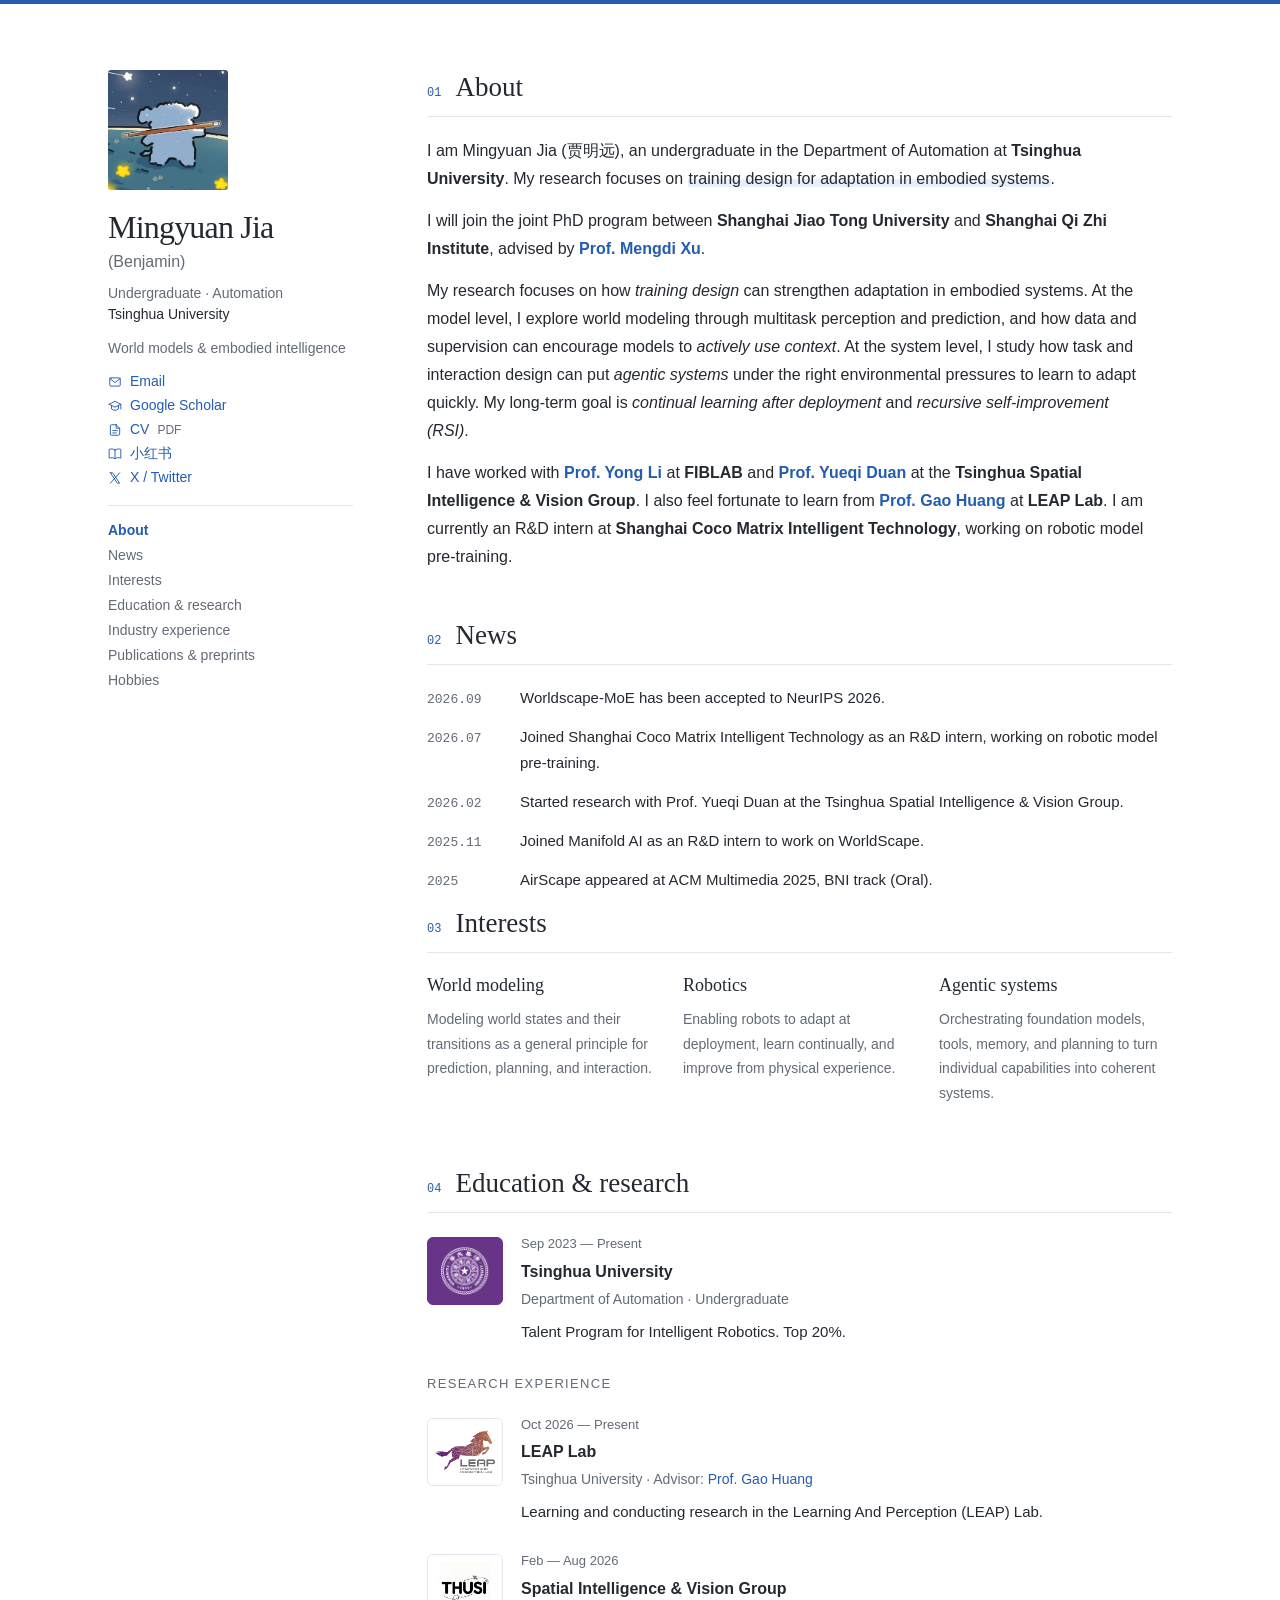
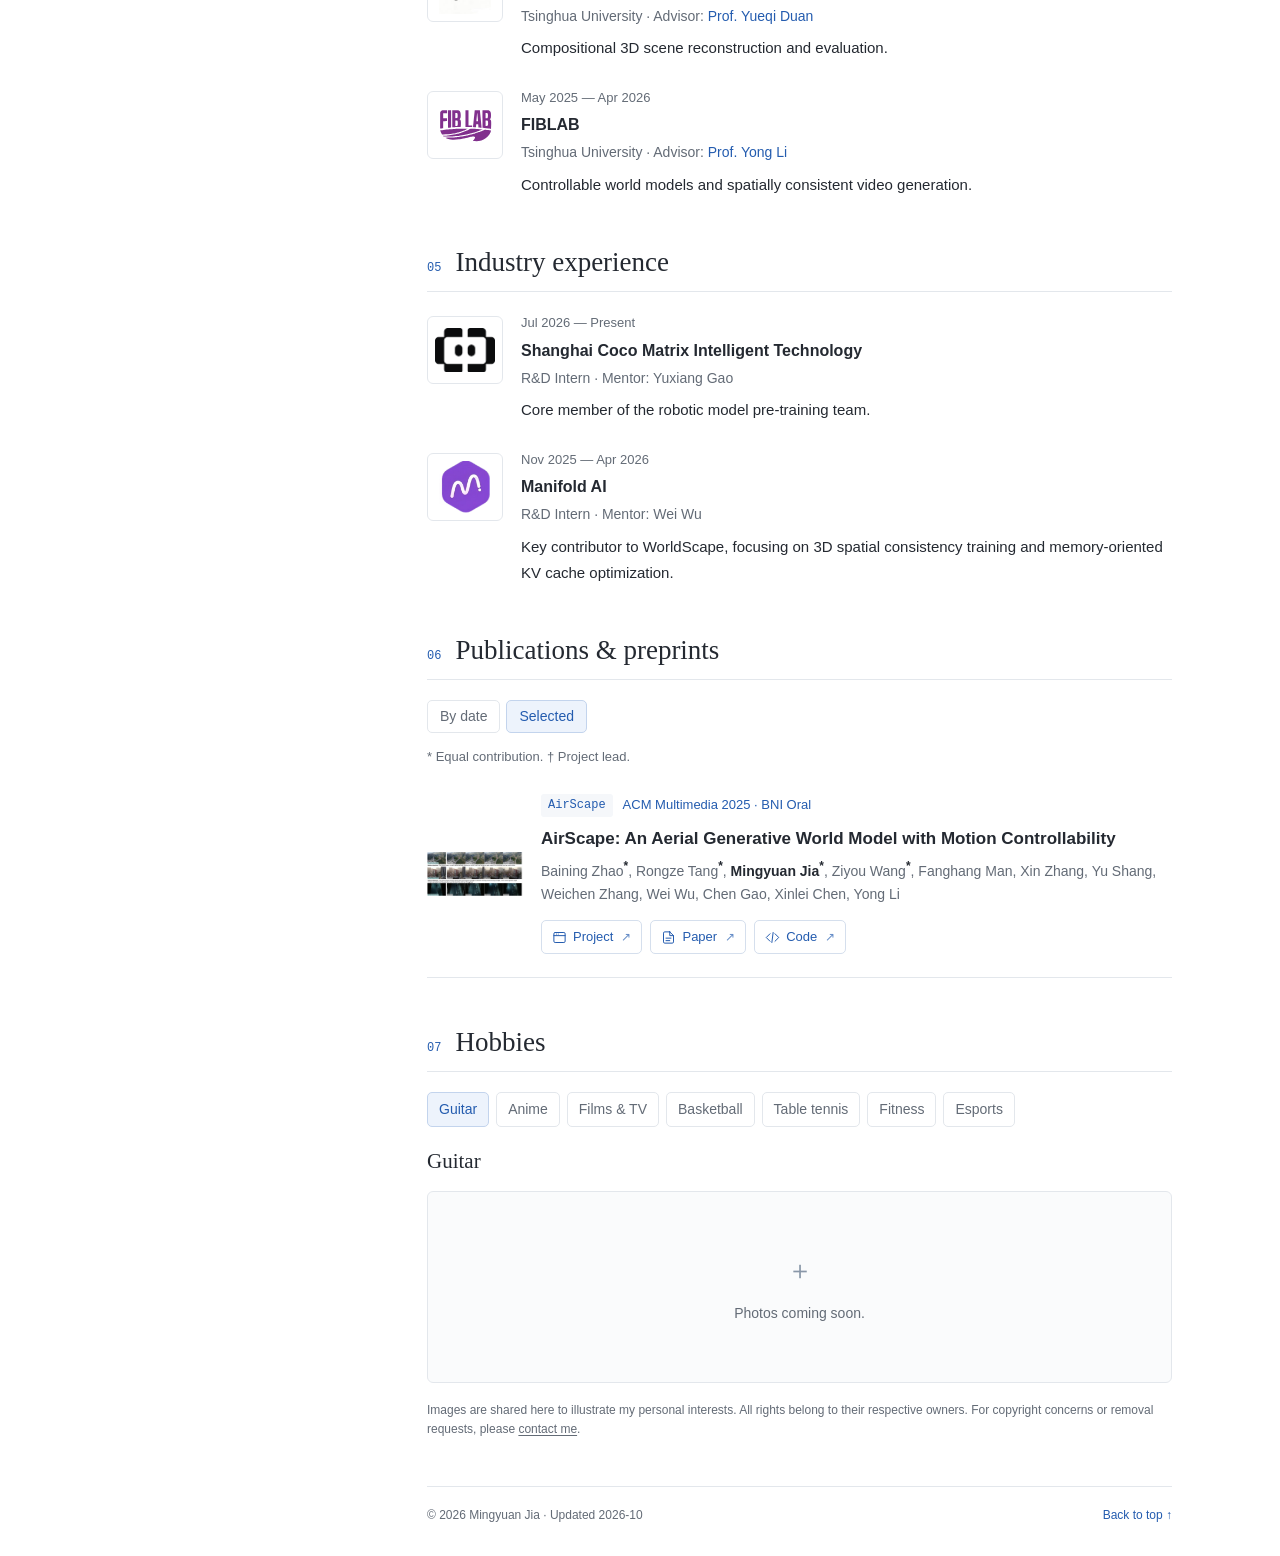
<file: index.html>
<!doctype html>
<html lang="en">
<head>
<meta charset="utf-8"><meta name="viewport" content="width=device-width, initial-scale=1">
<title>Mingyuan Jia · 贾明远</title>
<meta name="description" content="Mingyuan Jia, Tsinghua University. Research in world models, embodied intelligence, robotics, and representation learning.">
<meta name="theme-color" content="#245caf">
<link rel="canonical" href="https://benjamin0227.github.io/">
<link rel="alternate" hreflang="en" href="https://benjamin0227.github.io/"><link rel="alternate" hreflang="zh-CN" href="https://benjamin0227.github.io/zh/">
<link rel="alternate" hreflang="x-default" href="https://benjamin0227.github.io/">
<link rel="icon" href="./assets/favicon.png" type="image/png" sizes="192x192">
<link rel="icon" href="./favicon.ico" sizes="16x16 32x32 48x48">
<link rel="apple-touch-icon" href="./assets/apple-touch-icon.png" sizes="180x180">
<link rel="stylesheet" href="./assets/style.css?v=5949d28359"><script src="./assets/site.js?v=748e7162e4" defer></script>
</head>
<body class="en" id="top">
<a class="skip" href="#content">Skip to content</a>
<div class="layout">
<aside class="profile" aria-label="Profile and navigation">
<img class="portrait" src="./assets/portrait.jpg" width="120" height="120" alt="Mingyuan Jia">
<h1>Mingyuan Jia<span class="preferred-name">(Benjamin)</span></h1>
<p class="bio">Undergraduate · Automation<br><strong>Tsinghua University</strong></p>
<p class="focus">World models &amp; embodied intelligence</p>
<div class="contact"><a href="mailto:jmy23@mails.tsinghua.edu.cn"><svg class="contact-icon" viewBox="0 0 24 24" fill="none" stroke="currentColor" stroke-width="1.6" stroke-linecap="round" stroke-linejoin="round" aria-hidden="true" focusable="false"><rect x="3" y="5" width="18" height="14" rx="2"/><path d="m3 6 9 7 9-7"/></svg>Email</a><a href="https://scholar.google.com/citations?user=em5g4N8AAAAJ" target="_blank" rel="noopener noreferrer" title="Google Scholar ↗"><svg class="contact-icon" viewBox="0 0 24 24" fill="none" stroke="currentColor" stroke-width="1.6" stroke-linecap="round" stroke-linejoin="round" aria-hidden="true" focusable="false"><path d="m2 9 10-5 10 5-10 5-10-5Zm4 2v6c4 3 8 3 12 0v-6M22 9v8"/></svg>Google Scholar</a><a href="./assets/files/MingyuanJia-CV.pdf" target="_blank" rel="noopener noreferrer" title="CV · PDF ↗"><svg class="contact-icon" viewBox="0 0 24 24" fill="none" stroke="currentColor" stroke-width="1.6" stroke-linecap="round" stroke-linejoin="round" aria-hidden="true" focusable="false"><path d="M14 3H6a2 2 0 0 0-2 2v14a2 2 0 0 0 2 2h12a2 2 0 0 0 2-2V9l-6-6Zm0 0v6h6M8 13h8M8 17h6"/></svg>CV <span class="file-type">PDF</span></a><a href="https://www.xiaohongshu.com/user/profile/6916f0350000000032015033" target="_blank" rel="noopener noreferrer"><svg class="contact-icon" viewBox="0 0 24 24" fill="none" stroke="currentColor" stroke-width="1.6" stroke-linecap="round" stroke-linejoin="round" aria-hidden="true" focusable="false"><path d="M12 5C9 3 5 3 2 4v15c3-1 7-1 10 1 3-2 7-2 10-1V4c-3-1-7-1-10 1Zm0 0v15"/></svg>小红书</a><a href="https://x.com/nROweyUXqf3100" target="_blank" rel="noopener noreferrer"><svg class="contact-icon" viewBox="0 0 24 24" fill="none" stroke="currentColor" stroke-width="1.6" stroke-linecap="round" stroke-linejoin="round" aria-hidden="true" focusable="false"><path d="M4 3h4l12 18h-4L4 3Zm16 0L4 21"/></svg>X / Twitter</a></div>
<nav class="nav" aria-label="Sections"><a href="#about">About</a><a href="#news">News</a><a href="#interests">Interests</a><a href="#education">Education & research</a><a href="#industry">Industry experience</a><a href="#publications">Publications & preprints</a><a href="#hobbies">Hobbies</a></nav>
</aside>
<main id="content"><section class="section about" id="about" aria-labelledby="heading-about"><div class="section-head"><span class="num" aria-hidden="true">01</span><h2 id="heading-about">About</h2></div><p>I am Mingyuan Jia (贾明远), an undergraduate in the Department of Automation at <strong class="about-institution">Tsinghua University</strong>. My research focuses on <mark class="about-interest">training design for adaptation in embodied systems</mark>.</p><p>I will join the joint PhD program between <strong class="about-institution">Shanghai Jiao Tong University</strong> and <strong class="about-institution">Shanghai Qi Zhi Institute</strong>, advised by <a class="about-person" href="https://www.mengdixu.me/" target="_blank" rel="noopener noreferrer">Prof. Mengdi Xu</a>.</p><p>My research focuses on how <em class="about-idea">training design</em> can strengthen adaptation in embodied systems. At the model level, I explore world modeling through multitask perception and prediction, and how data and supervision can encourage models to <em class="about-idea">actively use context</em>. At the system level, I study how task and interaction design can put <em class="about-idea">agentic systems</em> under the right environmental pressures to learn to adapt quickly. My long-term goal is <em class="about-idea">continual learning after deployment</em> and <em class="about-idea">recursive self-improvement (RSI)</em>.</p><p>I have worked with <a class="about-person" href="https://fi.ee.tsinghua.edu.cn/~liyong/" target="_blank" rel="noopener noreferrer">Prof. Yong Li</a> at <strong class="about-institution">FIBLAB</strong> and <a class="about-person" href="https://duanyueqi.github.io/" target="_blank" rel="noopener noreferrer">Prof. Yueqi Duan</a> at the <strong class="about-institution">Tsinghua Spatial Intelligence &amp; Vision Group</strong>. I also feel fortunate to learn from <a class="about-person" href="https://gaohuang-net.github.io/" target="_blank" rel="noopener noreferrer">Prof. Gao Huang</a> at <strong class="about-institution">LEAP Lab</strong>. I am currently an R&amp;D intern at <strong class="about-institution">Shanghai Coco Matrix Intelligent Technology</strong>, working on robotic model pre-training.</p></section><section class="section news" id="news" aria-labelledby="heading-news"><div class="section-head"><span class="num" aria-hidden="true">02</span><h2 id="heading-news">News</h2></div><ul class="news"><li><time>2026.09</time><p>Worldscape-MoE has been accepted to NeurIPS 2026.</p></li><li><time>2026.07</time><p>Joined Shanghai Coco Matrix Intelligent Technology as an R&amp;D intern, working on robotic model pre-training.</p></li><li><time>2026.02</time><p>Started research with Prof. Yueqi Duan at the Tsinghua Spatial Intelligence &amp; Vision Group.</p></li><li><time>2025.11</time><p>Joined Manifold AI as an R&amp;D intern to work on WorldScape.</p></li><li><time>2025</time><p>AirScape appeared at ACM Multimedia 2025, BNI track (Oral).</p></li></ul></section><section class="section interests" id="interests" aria-labelledby="heading-interests"><div class="section-head"><span class="num" aria-hidden="true">03</span><h2 id="heading-interests">Interests</h2></div><div class="interest-grid"><article><h3>World modeling</h3><p>Modeling world states and their transitions as a general principle for prediction, planning, and interaction.</p></article><article><h3>Robotics</h3><p>Enabling robots to adapt at deployment, learn continually, and improve from physical experience.</p></article><article><h3>Agentic systems</h3><p>Orchestrating foundation models, tools, memory, and planning to turn individual capabilities into coherent systems.</p></article></div></section><section class="section education" id="education" aria-labelledby="heading-education"><div class="section-head"><span class="num" aria-hidden="true">04</span><h2 id="heading-education">Education & research</h2></div><article class="entry"><a class="organization-logo organization-logo--tsinghua" href="https://www.tsinghua.edu.cn/" target="_blank" rel="noopener noreferrer" aria-label="Tsinghua University"><img src="./assets/organizations/tsinghua.png" alt="Tsinghua University logo" width="64" height="64"></a><div class="entry-details"><div class="date">Sep 2023 — Present</div><h3>Tsinghua University</h3><p class="subtitle">Department of Automation · Undergraduate</p><p>Talent Program for Intelligent Robotics. Top 20%.</p></div></article><h3 class="subheading">Research experience</h3><article class="entry"><a class="organization-logo" href="https://www.leaplab.ai/" target="_blank" rel="noopener noreferrer" aria-label="LEAP Lab"><img src="./assets/organizations/leaplab.png" alt="LEAP Lab logo" width="64" height="64"></a><div class="entry-details"><div class="date">Oct 2026 — Present</div><h3>LEAP Lab</h3><p class="subtitle">Tsinghua University · Advisor: <a href="https://gaohuang-net.github.io/" target="_blank" rel="noopener noreferrer">Prof. Gao Huang</a></p><p>Learning and conducting research in the Learning And Perception (LEAP) Lab.</p></div></article><article class="entry"><a class="organization-logo" href="https://github.com/THU-SI" target="_blank" rel="noopener noreferrer" aria-label="Spatial Intelligence &amp; Vision Group"><img src="./assets/organizations/thu-si.png" alt="Spatial Intelligence &amp; Vision Group logo" width="64" height="64"></a><div class="entry-details"><div class="date">Feb — Aug 2026</div><h3>Spatial Intelligence &amp; Vision Group</h3><p class="subtitle">Tsinghua University · Advisor: <a href="https://duanyueqi.github.io/" target="_blank" rel="noopener noreferrer">Prof. Yueqi Duan</a></p><p>Compositional 3D scene reconstruction and evaluation.</p></div></article><article class="entry"><a class="organization-logo" href="https://fi.ee.tsinghua.edu.cn/" target="_blank" rel="noopener noreferrer" aria-label="FIBLAB"><img src="./assets/organizations/fiblab.svg" alt="FIBLAB logo" width="64" height="64"></a><div class="entry-details"><div class="date">May 2025 — Apr 2026</div><h3>FIBLAB</h3><p class="subtitle">Tsinghua University · Advisor: <a href="https://fi.ee.tsinghua.edu.cn/~liyong/" target="_blank" rel="noopener noreferrer">Prof. Yong Li</a></p><p>Controllable world models and spatially consistent video generation.</p></div></article></section><section class="section industry" id="industry" aria-labelledby="heading-industry"><div class="section-head"><span class="num" aria-hidden="true">05</span><h2 id="heading-industry">Industry experience</h2></div><article class="entry"><a class="organization-logo" href="https://www.ccmtrx.com/" target="_blank" rel="noopener noreferrer" aria-label="Shanghai Coco Matrix Intelligent Technology"><img src="./assets/organizations/coco-matrix.png" alt="Shanghai Coco Matrix Intelligent Technology logo" width="64" height="64"></a><div class="entry-details"><div class="date">Jul 2026 — Present</div><h3>Shanghai Coco Matrix Intelligent Technology</h3><p class="subtitle">R&amp;D Intern · Mentor: Yuxiang Gao</p><p>Core member of the robotic model pre-training team.</p></div></article><article class="entry"><a class="organization-logo" href="https://manifoldai.cn/" target="_blank" rel="noopener noreferrer" aria-label="Manifold AI"><img src="./assets/organizations/manifold.png" alt="Manifold AI logo" width="64" height="64"></a><div class="entry-details"><div class="date">Nov 2025 — Apr 2026</div><h3>Manifold AI</h3><p class="subtitle">R&amp;D Intern · Mentor: Wei Wu</p><p>Key contributor to WorldScape, focusing on 3D spatial consistency training and memory-oriented KV cache optimization.</p></div></article></section><section class="section publications" id="publications" aria-labelledby="heading-publications"><div class="section-head"><span class="num" aria-hidden="true">06</span><h2 id="heading-publications">Publications & preprints</h2></div><div class="publication-controls" role="group" aria-label="Publication view" hidden><button type="button" data-publication-view="date" aria-pressed="false">By date</button><button type="button" data-publication-view="selected" aria-pressed="false">Selected</button></div><p class="legend">* Equal contribution. † Project lead.</p><div class="publication-list" data-default-view="selected"><article class="paper" data-selected="false" data-selected-order="100"><a class="paper-figure" href="./assets/papers/bridgewam.webp" target="_blank" rel="noopener" aria-label="BridgeWAM · View figure"><img src="./assets/papers/bridgewam.webp" alt="BridgeWAM overview figure" width="1000" height="555" loading="lazy"></a><div class="paper-details"><div class="paper-top"><span class="paper-key">BridgeWAM</span><span class="venue">arXiv preprint · 2026</span></div><h3><a class="paper-title-link" href="https://bridgewam.github.io/Bridge-Wam-show/" target="_blank" rel="noopener noreferrer" aria-label="BridgeWAM: Bridging Video and Action Experts via Latent Bridge Queries (opens in a new tab)">BridgeWAM: Bridging Video and Action Experts via Latent Bridge Queries</a></h3><p class="authors">Jiaxin Fang, Ruitong Liu, Zeyu Lai, Xingyu Wang, <strong>Mingyuan Jia</strong>, Pingyue Sheng, Weikang Wan, Mengdi Xu, Yuxiang Gao</p><div class="paper-links"><a class="resource-link" href="https://bridgewam.github.io/Bridge-Wam-show/" target="_blank" rel="noopener noreferrer" aria-label="BridgeWAM · Project (opens in a new tab)"><svg class="contact-icon" viewBox="0 0 24 24" fill="none" stroke="currentColor" stroke-width="1.6" stroke-linecap="round" stroke-linejoin="round" aria-hidden="true" focusable="false"><rect x="3" y="4" width="18" height="16" rx="2"/><path d="M3 9h18M7 6.5h.01M10 6.5h.01"/></svg><span>Project</span><span class="external-mark" aria-hidden="true">↗</span></a><a class="resource-link" href="https://arxiv.org/abs/2610.14746" target="_blank" rel="noopener noreferrer" aria-label="BridgeWAM · Paper (opens in a new tab)"><svg class="contact-icon" viewBox="0 0 24 24" fill="none" stroke="currentColor" stroke-width="1.6" stroke-linecap="round" stroke-linejoin="round" aria-hidden="true" focusable="false"><path d="M14 3H6a2 2 0 0 0-2 2v14a2 2 0 0 0 2 2h12a2 2 0 0 0 2-2V9l-6-6Zm0 0v6h6M8 13h8M8 17h6"/></svg><span>Paper</span><span class="external-mark" aria-hidden="true">↗</span></a><a class="resource-link" href="https://github.com/jxfang04/BridgeWAM-code" target="_blank" rel="noopener noreferrer" aria-label="BridgeWAM · Code (opens in a new tab)"><svg class="contact-icon" viewBox="0 0 24 24" fill="none" stroke="currentColor" stroke-width="1.6" stroke-linecap="round" stroke-linejoin="round" aria-hidden="true" focusable="false"><path d="m8 6-6 6 6 6m8-12 6 6-6 6m-3-14-2 16"/></svg><span>Code</span><span class="external-mark" aria-hidden="true">↗</span></a></div></div></article><article class="paper" data-selected="false" data-selected-order="100"><a class="paper-figure" href="./assets/papers/vigar.webp" target="_blank" rel="noopener" aria-label="ViGAR · View figure"><img src="./assets/papers/vigar.webp" alt="ViGAR overview figure" width="1000" height="485" loading="lazy"></a><div class="paper-details"><div class="paper-top"><span class="paper-key">ViGAR</span><span class="venue">arXiv preprint · 2026</span></div><h3><a class="paper-title-link" href="https://dagroup-pku.github.io/ViGAR/" target="_blank" rel="noopener noreferrer" aria-label="Rethinking World-Action Model for Compositional and In-Context Robotic Manipulation (opens in a new tab)">Rethinking World-Action Model for Compositional and In-Context Robotic Manipulation</a></h3><p class="authors">Shukai Gong<sup class="author-marks" title="Equal contribution">*</sup>, Xuanran Zhai<sup class="author-marks" title="Equal contribution">*</sup>, Yintianrun Zhang<sup class="author-marks" title="Equal contribution">*</sup>, Ruopeng Cui, Ye Huang, Yiyang Fu, Dexuan Lyu, Chaojie Li, Xinyi Song, Peiwen Lin, Chuang Wang, <strong>Mingyuan Jia</strong>, Yufan Deng, Jiaxin Fang, Bo Liang, Jiaxin Li, Yuxiang Gao, Hao Liu, Daquan Zhou</p><div class="paper-links"><a class="resource-link" href="https://dagroup-pku.github.io/ViGAR/" target="_blank" rel="noopener noreferrer" aria-label="ViGAR · Project (opens in a new tab)"><svg class="contact-icon" viewBox="0 0 24 24" fill="none" stroke="currentColor" stroke-width="1.6" stroke-linecap="round" stroke-linejoin="round" aria-hidden="true" focusable="false"><rect x="3" y="4" width="18" height="16" rx="2"/><path d="M3 9h18M7 6.5h.01M10 6.5h.01"/></svg><span>Project</span><span class="external-mark" aria-hidden="true">↗</span></a><a class="resource-link" href="https://arxiv.org/abs/2610.02368" target="_blank" rel="noopener noreferrer" aria-label="ViGAR · Paper (opens in a new tab)"><svg class="contact-icon" viewBox="0 0 24 24" fill="none" stroke="currentColor" stroke-width="1.6" stroke-linecap="round" stroke-linejoin="round" aria-hidden="true" focusable="false"><path d="M14 3H6a2 2 0 0 0-2 2v14a2 2 0 0 0 2 2h12a2 2 0 0 0 2-2V9l-6-6Zm0 0v6h6M8 13h8M8 17h6"/></svg><span>Paper</span><span class="external-mark" aria-hidden="true">↗</span></a><a class="resource-link" href="https://github.com/DAGroup-PKU/ViGAR" target="_blank" rel="noopener noreferrer" aria-label="ViGAR · Code (opens in a new tab)"><svg class="contact-icon" viewBox="0 0 24 24" fill="none" stroke="currentColor" stroke-width="1.6" stroke-linecap="round" stroke-linejoin="round" aria-hidden="true" focusable="false"><path d="m8 6-6 6 6 6m8-12 6 6-6 6m-3-14-2 16"/></svg><span>Code</span><span class="external-mark" aria-hidden="true">↗</span></a></div></div></article><article class="paper" data-selected="false" data-selected-order="100"><a class="paper-figure" href="./assets/papers/psg-jepa.webp" target="_blank" rel="noopener" aria-label="PSG-JEPA · View figure"><img src="./assets/papers/psg-jepa.webp" alt="PSG-JEPA overview figure" width="599" height="766" loading="lazy"></a><div class="paper-details"><div class="paper-top"><span class="paper-key">PSG-JEPA</span><span class="venue">arXiv preprint · 2026</span></div><h3><a class="paper-title-link" href="https://haodong-yan.github.io/psg-jepa-project-page/" target="_blank" rel="noopener noreferrer" aria-label="Is Forward Prediction Enough? Physical State Grounding for JEPA World Models (opens in a new tab)">Is Forward Prediction Enough? Physical State Grounding for JEPA World Models</a></h3><p class="authors">Haodong Yan<sup class="author-marks" title="Project lead; Equal contribution">†*</sup>, Jiaguan Zhu<sup class="author-marks" title="Equal contribution">*</sup>, <strong>Mingyuan Jia</strong>, Ruiqing Yin, Junjie He, Zhide Zhong, Junfeng Li, Jinxuan Lu, Hengtao Li, Tianran Zhang, Jiayi Chen, Wenxuan Song, Wen Chen, Yuxiang Gao, Haoang Li</p><div class="paper-links"><a class="resource-link" href="https://haodong-yan.github.io/psg-jepa-project-page/" target="_blank" rel="noopener noreferrer" aria-label="PSG-JEPA · Project (opens in a new tab)"><svg class="contact-icon" viewBox="0 0 24 24" fill="none" stroke="currentColor" stroke-width="1.6" stroke-linecap="round" stroke-linejoin="round" aria-hidden="true" focusable="false"><rect x="3" y="4" width="18" height="16" rx="2"/><path d="M3 9h18M7 6.5h.01M10 6.5h.01"/></svg><span>Project</span><span class="external-mark" aria-hidden="true">↗</span></a><a class="resource-link" href="https://arxiv.org/abs/2608.06799" target="_blank" rel="noopener noreferrer" aria-label="PSG-JEPA · Paper (opens in a new tab)"><svg class="contact-icon" viewBox="0 0 24 24" fill="none" stroke="currentColor" stroke-width="1.6" stroke-linecap="round" stroke-linejoin="round" aria-hidden="true" focusable="false"><path d="M14 3H6a2 2 0 0 0-2 2v14a2 2 0 0 0 2 2h12a2 2 0 0 0 2-2V9l-6-6Zm0 0v6h6M8 13h8M8 17h6"/></svg><span>Paper</span><span class="external-mark" aria-hidden="true">↗</span></a><a class="resource-link" href="https://github.com/Haodong-Yan/PSG-JEPA" target="_blank" rel="noopener noreferrer" aria-label="PSG-JEPA · Code (opens in a new tab)"><svg class="contact-icon" viewBox="0 0 24 24" fill="none" stroke="currentColor" stroke-width="1.6" stroke-linecap="round" stroke-linejoin="round" aria-hidden="true" focusable="false"><path d="m8 6-6 6 6 6m8-12 6 6-6 6m-3-14-2 16"/></svg><span>Code</span><span class="external-mark" aria-hidden="true">↗</span></a></div></div></article><article class="paper" data-selected="false" data-selected-order="100"><a class="paper-figure" href="./assets/papers/worldscape-moe.webp" target="_blank" rel="noopener" aria-label="Worldscape-MoE · View figure"><img src="./assets/papers/worldscape-moe.webp" alt="Worldscape-MoE overview figure" width="1000" height="609" loading="lazy"></a><div class="paper-details"><div class="paper-top"><span class="paper-key">Worldscape-MoE</span><span class="venue">NeurIPS 2026</span></div><h3><a class="paper-title-link" href="https://worldscape-moe.com/" target="_blank" rel="noopener noreferrer" aria-label="Worldscape-MoE: A Unified Mixture-of-Experts World Model for Scalable Heterogeneous Action Control (opens in a new tab)">Worldscape-MoE: A Unified Mixture-of-Experts World Model for Scalable Heterogeneous Action Control</a></h3><p class="authors">Jianjie Fang<sup class="author-marks" title="Project lead; Equal contribution">†*</sup>, Yongyan Xu<sup class="author-marks" title="Equal contribution">*</sup>, Ziyou Wang<sup class="author-marks" title="Equal contribution">*</sup>, Chen Gao, Yuchao Huang, Zhaolu Wang, Rongze Tang, <strong>Mingyuan Jia</strong>, Baining Zhao, Weichen Zhang, Xin Zhang, Haisheng Su, Yu Shang, Wei Wu, Xinlei Chen, Yong Li</p><div class="paper-links"><a class="resource-link" href="https://worldscape-moe.com/" target="_blank" rel="noopener noreferrer" aria-label="Worldscape-MoE · Project (opens in a new tab)"><svg class="contact-icon" viewBox="0 0 24 24" fill="none" stroke="currentColor" stroke-width="1.6" stroke-linecap="round" stroke-linejoin="round" aria-hidden="true" focusable="false"><rect x="3" y="4" width="18" height="16" rx="2"/><path d="M3 9h18M7 6.5h.01M10 6.5h.01"/></svg><span>Project</span><span class="external-mark" aria-hidden="true">↗</span></a><a class="resource-link" href="https://arxiv.org/abs/2607.03964" target="_blank" rel="noopener noreferrer" aria-label="Worldscape-MoE · Paper (opens in a new tab)"><svg class="contact-icon" viewBox="0 0 24 24" fill="none" stroke="currentColor" stroke-width="1.6" stroke-linecap="round" stroke-linejoin="round" aria-hidden="true" focusable="false"><path d="M14 3H6a2 2 0 0 0-2 2v14a2 2 0 0 0 2 2h12a2 2 0 0 0 2-2V9l-6-6Zm0 0v6h6M8 13h8M8 17h6"/></svg><span>Paper</span><span class="external-mark" aria-hidden="true">↗</span></a><a class="resource-link" href="https://github.com/EmbodiedCity/Worldscape-MoE.code" target="_blank" rel="noopener noreferrer" aria-label="Worldscape-MoE · Code (opens in a new tab)"><svg class="contact-icon" viewBox="0 0 24 24" fill="none" stroke="currentColor" stroke-width="1.6" stroke-linecap="round" stroke-linejoin="round" aria-hidden="true" focusable="false"><path d="m8 6-6 6 6 6m8-12 6 6-6 6m-3-14-2 16"/></svg><span>Code</span><span class="external-mark" aria-hidden="true">↗</span></a></div></div></article><article class="paper" data-selected="false" data-selected-order="100"><a class="paper-figure" href="./assets/papers/replicateanyscene.webp" target="_blank" rel="noopener" aria-label="ReplicateAnyScene · View figure"><img src="./assets/papers/replicateanyscene.webp" alt="ReplicateAnyScene overview figure" width="938" height="535" loading="lazy"></a><div class="paper-details"><div class="paper-top"><span class="paper-key">ReplicateAnyScene</span><span class="venue">arXiv preprint · 2026</span></div><h3><a class="paper-title-link" href="https://xiac20.github.io/ReplicateAnyScene/" target="_blank" rel="noopener noreferrer" aria-label="ReplicateAnyScene: Zero-Shot Video-to-3D Composition via Textual-Visual-Spatial Alignment (opens in a new tab)">ReplicateAnyScene: Zero-Shot Video-to-3D Composition via Textual-Visual-Spatial Alignment</a></h3><p class="authors">Mingyu Dong<sup class="author-marks" title="Equal contribution">*</sup>, Chong Xia<sup class="author-marks" title="Equal contribution">*</sup>, <strong>Mingyuan Jia</strong>, Weichen Lyu, Long Xu, Zheng Zhu, Yueqi Duan</p><div class="paper-links"><a class="resource-link" href="https://xiac20.github.io/ReplicateAnyScene/" target="_blank" rel="noopener noreferrer" aria-label="ReplicateAnyScene · Project (opens in a new tab)"><svg class="contact-icon" viewBox="0 0 24 24" fill="none" stroke="currentColor" stroke-width="1.6" stroke-linecap="round" stroke-linejoin="round" aria-hidden="true" focusable="false"><rect x="3" y="4" width="18" height="16" rx="2"/><path d="M3 9h18M7 6.5h.01M10 6.5h.01"/></svg><span>Project</span><span class="external-mark" aria-hidden="true">↗</span></a><a class="resource-link" href="https://arxiv.org/abs/2604.10789" target="_blank" rel="noopener noreferrer" aria-label="ReplicateAnyScene · Paper (opens in a new tab)"><svg class="contact-icon" viewBox="0 0 24 24" fill="none" stroke="currentColor" stroke-width="1.6" stroke-linecap="round" stroke-linejoin="round" aria-hidden="true" focusable="false"><path d="M14 3H6a2 2 0 0 0-2 2v14a2 2 0 0 0 2 2h12a2 2 0 0 0 2-2V9l-6-6Zm0 0v6h6M8 13h8M8 17h6"/></svg><span>Paper</span><span class="external-mark" aria-hidden="true">↗</span></a><a class="resource-link" href="https://github.com/xiac20/ReplicateAnyScene" target="_blank" rel="noopener noreferrer" aria-label="ReplicateAnyScene · Code (opens in a new tab)"><svg class="contact-icon" viewBox="0 0 24 24" fill="none" stroke="currentColor" stroke-width="1.6" stroke-linecap="round" stroke-linejoin="round" aria-hidden="true" focusable="false"><path d="m8 6-6 6 6 6m8-12 6 6-6 6m-3-14-2 16"/></svg><span>Code</span><span class="external-mark" aria-hidden="true">↗</span></a></div></div></article><article class="paper" data-selected="true" data-selected-order="1"><a class="paper-figure" href="./assets/papers/airscape.webp" target="_blank" rel="noopener" aria-label="AirScape · View figure"><img src="./assets/papers/airscape.webp" alt="AirScape overview figure" width="1000" height="452" loading="lazy"></a><div class="paper-details"><div class="paper-top"><span class="paper-key">AirScape</span><span class="venue">ACM Multimedia 2025 · BNI Oral</span></div><h3><a class="paper-title-link" href="https://embodiedcity.github.io/AirScape/" target="_blank" rel="noopener noreferrer" aria-label="AirScape: An Aerial Generative World Model with Motion Controllability (opens in a new tab)">AirScape: An Aerial Generative World Model with Motion Controllability</a></h3><p class="authors">Baining Zhao<sup class="author-marks" title="Equal contribution">*</sup>, Rongze Tang<sup class="author-marks" title="Equal contribution">*</sup>, <strong>Mingyuan Jia</strong><sup class="author-marks" title="Equal contribution">*</sup>, Ziyou Wang<sup class="author-marks" title="Equal contribution">*</sup>, Fanghang Man, Xin Zhang, Yu Shang, Weichen Zhang, Wei Wu, Chen Gao, Xinlei Chen, Yong Li</p><div class="paper-links"><a class="resource-link" href="https://embodiedcity.github.io/AirScape/" target="_blank" rel="noopener noreferrer" aria-label="AirScape · Project (opens in a new tab)"><svg class="contact-icon" viewBox="0 0 24 24" fill="none" stroke="currentColor" stroke-width="1.6" stroke-linecap="round" stroke-linejoin="round" aria-hidden="true" focusable="false"><rect x="3" y="4" width="18" height="16" rx="2"/><path d="M3 9h18M7 6.5h.01M10 6.5h.01"/></svg><span>Project</span><span class="external-mark" aria-hidden="true">↗</span></a><a class="resource-link" href="https://arxiv.org/abs/2507.08885" target="_blank" rel="noopener noreferrer" aria-label="AirScape · Paper (opens in a new tab)"><svg class="contact-icon" viewBox="0 0 24 24" fill="none" stroke="currentColor" stroke-width="1.6" stroke-linecap="round" stroke-linejoin="round" aria-hidden="true" focusable="false"><path d="M14 3H6a2 2 0 0 0-2 2v14a2 2 0 0 0 2 2h12a2 2 0 0 0 2-2V9l-6-6Zm0 0v6h6M8 13h8M8 17h6"/></svg><span>Paper</span><span class="external-mark" aria-hidden="true">↗</span></a><a class="resource-link" href="https://github.com/EmbodiedCity/AirScape.code" target="_blank" rel="noopener noreferrer" aria-label="AirScape · Code (opens in a new tab)"><svg class="contact-icon" viewBox="0 0 24 24" fill="none" stroke="currentColor" stroke-width="1.6" stroke-linecap="round" stroke-linejoin="round" aria-hidden="true" focusable="false"><path d="m8 6-6 6 6 6m8-12 6 6-6 6m-3-14-2 16"/></svg><span>Code</span><span class="external-mark" aria-hidden="true">↗</span></a></div></div></article></div><p class="publication-empty" hidden>No selected publications yet.</p></section><section class="section hobbies" id="hobbies" aria-labelledby="heading-hobbies"><div class="section-head"><span class="num" aria-hidden="true">07</span><h2 id="heading-hobbies">Hobbies</h2></div><div class="hobby-tabs" role="tablist" aria-label="Hobbies"><button type="button" role="tab" id="hobby-tab-guitar" aria-controls="hobby-panel-guitar" aria-selected="true" tabindex="0">Guitar</button><button type="button" role="tab" id="hobby-tab-anime" aria-controls="hobby-panel-anime" aria-selected="false" tabindex="-1">Anime</button><button type="button" role="tab" id="hobby-tab-film-tv" aria-controls="hobby-panel-film-tv" aria-selected="false" tabindex="-1">Films &amp; TV</button><button type="button" role="tab" id="hobby-tab-basketball" aria-controls="hobby-panel-basketball" aria-selected="false" tabindex="-1">Basketball</button><button type="button" role="tab" id="hobby-tab-table-tennis" aria-controls="hobby-panel-table-tennis" aria-selected="false" tabindex="-1">Table tennis</button><button type="button" role="tab" id="hobby-tab-fitness" aria-controls="hobby-panel-fitness" aria-selected="false" tabindex="-1">Fitness</button><button type="button" role="tab" id="hobby-tab-esports" aria-controls="hobby-panel-esports" aria-selected="false" tabindex="-1">Esports</button></div><div class="hobby-panel" role="tabpanel" id="hobby-panel-guitar" aria-labelledby="hobby-tab-guitar" tabindex="0"><h3>Guitar</h3><div class="hobby-stage"><div class="hobby-empty"><span aria-hidden="true">＋</span><p>Photos coming soon.</p></div><div class="hobby-pagination"><button type="button" data-step="-1" aria-label="Previous photo" disabled>‹</button><span class="hobby-count" role="status" aria-live="polite">0 / 0</span><button type="button" data-step="1" aria-label="Next photo" disabled>›</button></div></div></div><div class="hobby-panel" role="tabpanel" id="hobby-panel-anime" aria-labelledby="hobby-tab-anime" tabindex="0" hidden><h3>Anime</h3><div class="hobby-stage"><figure class="hobby-slide"><img src="./assets/hobbies/bocchi-the-rock.png" alt="Bocchi the Rock! band members" loading="lazy"></figure><figure class="hobby-slide" hidden><img src="./assets/hobbies/sword-art-online.png" alt="Sword Art Online artwork" loading="lazy"></figure><div class="hobby-pagination"><button type="button" data-step="-1" aria-label="Previous photo" disabled>‹</button><span class="hobby-count" role="status" aria-live="polite">1 / 2</span><button type="button" data-step="1" aria-label="Next photo" disabled>›</button></div></div></div><div class="hobby-panel" role="tabpanel" id="hobby-panel-film-tv" aria-labelledby="hobby-tab-film-tv" tabindex="0" hidden><h3>Films &amp; TV</h3><div class="hobby-stage"><figure class="hobby-slide"><img src="./assets/hobbies/person-of-interest.png" alt="Person of Interest cast poster" loading="lazy"></figure><figure class="hobby-slide" hidden><img src="./assets/hobbies/interstellar.png" alt="Interstellar astronaut on an icy planet" loading="lazy"></figure><div class="hobby-pagination"><button type="button" data-step="-1" aria-label="Previous photo" disabled>‹</button><span class="hobby-count" role="status" aria-live="polite">1 / 2</span><button type="button" data-step="1" aria-label="Next photo" disabled>›</button></div></div></div><div class="hobby-panel" role="tabpanel" id="hobby-panel-basketball" aria-labelledby="hobby-tab-basketball" tabindex="0" hidden><h3>Basketball</h3><div class="hobby-stage"><div class="hobby-empty"><span aria-hidden="true">＋</span><p>Photos coming soon.</p></div><div class="hobby-pagination"><button type="button" data-step="-1" aria-label="Previous photo" disabled>‹</button><span class="hobby-count" role="status" aria-live="polite">0 / 0</span><button type="button" data-step="1" aria-label="Next photo" disabled>›</button></div></div></div><div class="hobby-panel" role="tabpanel" id="hobby-panel-table-tennis" aria-labelledby="hobby-tab-table-tennis" tabindex="0" hidden><h3>Table tennis</h3><div class="hobby-stage"><div class="hobby-empty"><span aria-hidden="true">＋</span><p>Photos coming soon.</p></div><div class="hobby-pagination"><button type="button" data-step="-1" aria-label="Previous photo" disabled>‹</button><span class="hobby-count" role="status" aria-live="polite">0 / 0</span><button type="button" data-step="1" aria-label="Next photo" disabled>›</button></div></div></div><div class="hobby-panel" role="tabpanel" id="hobby-panel-fitness" aria-labelledby="hobby-tab-fitness" tabindex="0" hidden><h3>Fitness</h3><div class="hobby-stage"><div class="hobby-empty"><span aria-hidden="true">＋</span><p>Photos coming soon.</p></div><div class="hobby-pagination"><button type="button" data-step="-1" aria-label="Previous photo" disabled>‹</button><span class="hobby-count" role="status" aria-live="polite">0 / 0</span><button type="button" data-step="1" aria-label="Next photo" disabled>›</button></div></div></div><div class="hobby-panel" role="tabpanel" id="hobby-panel-esports" aria-labelledby="hobby-tab-esports" tabindex="0" hidden><h3>Esports</h3><div class="hobby-stage"><figure class="hobby-slide"><img src="./assets/hobbies/valorant.png" alt="VALORANT Viper artwork" loading="lazy"></figure><figure class="hobby-slide" hidden><img src="./assets/hobbies/league-of-legends.png" alt="League of Legends character artwork" loading="lazy"></figure><figure class="hobby-slide" hidden><img src="./assets/hobbies/wuthering-waves.png" alt="Wuthering Waves artwork" loading="lazy"></figure><div class="hobby-pagination"><button type="button" data-step="-1" aria-label="Previous photo" disabled>‹</button><span class="hobby-count" role="status" aria-live="polite">1 / 3</span><button type="button" data-step="1" aria-label="Next photo" disabled>›</button></div></div></div><p class="hobby-notice">Images are shared here to illustrate my personal interests. All rights belong to their respective owners. For copyright concerns or removal requests, please <a href="mailto:jmy23@mails.tsinghua.edu.cn">contact me</a>.</p></section>
<footer><span>© 2026 Mingyuan Jia · Updated 2026-10</span><a href="#top">Back to top ↑</a></footer>
</main></div></body></html>
</file>
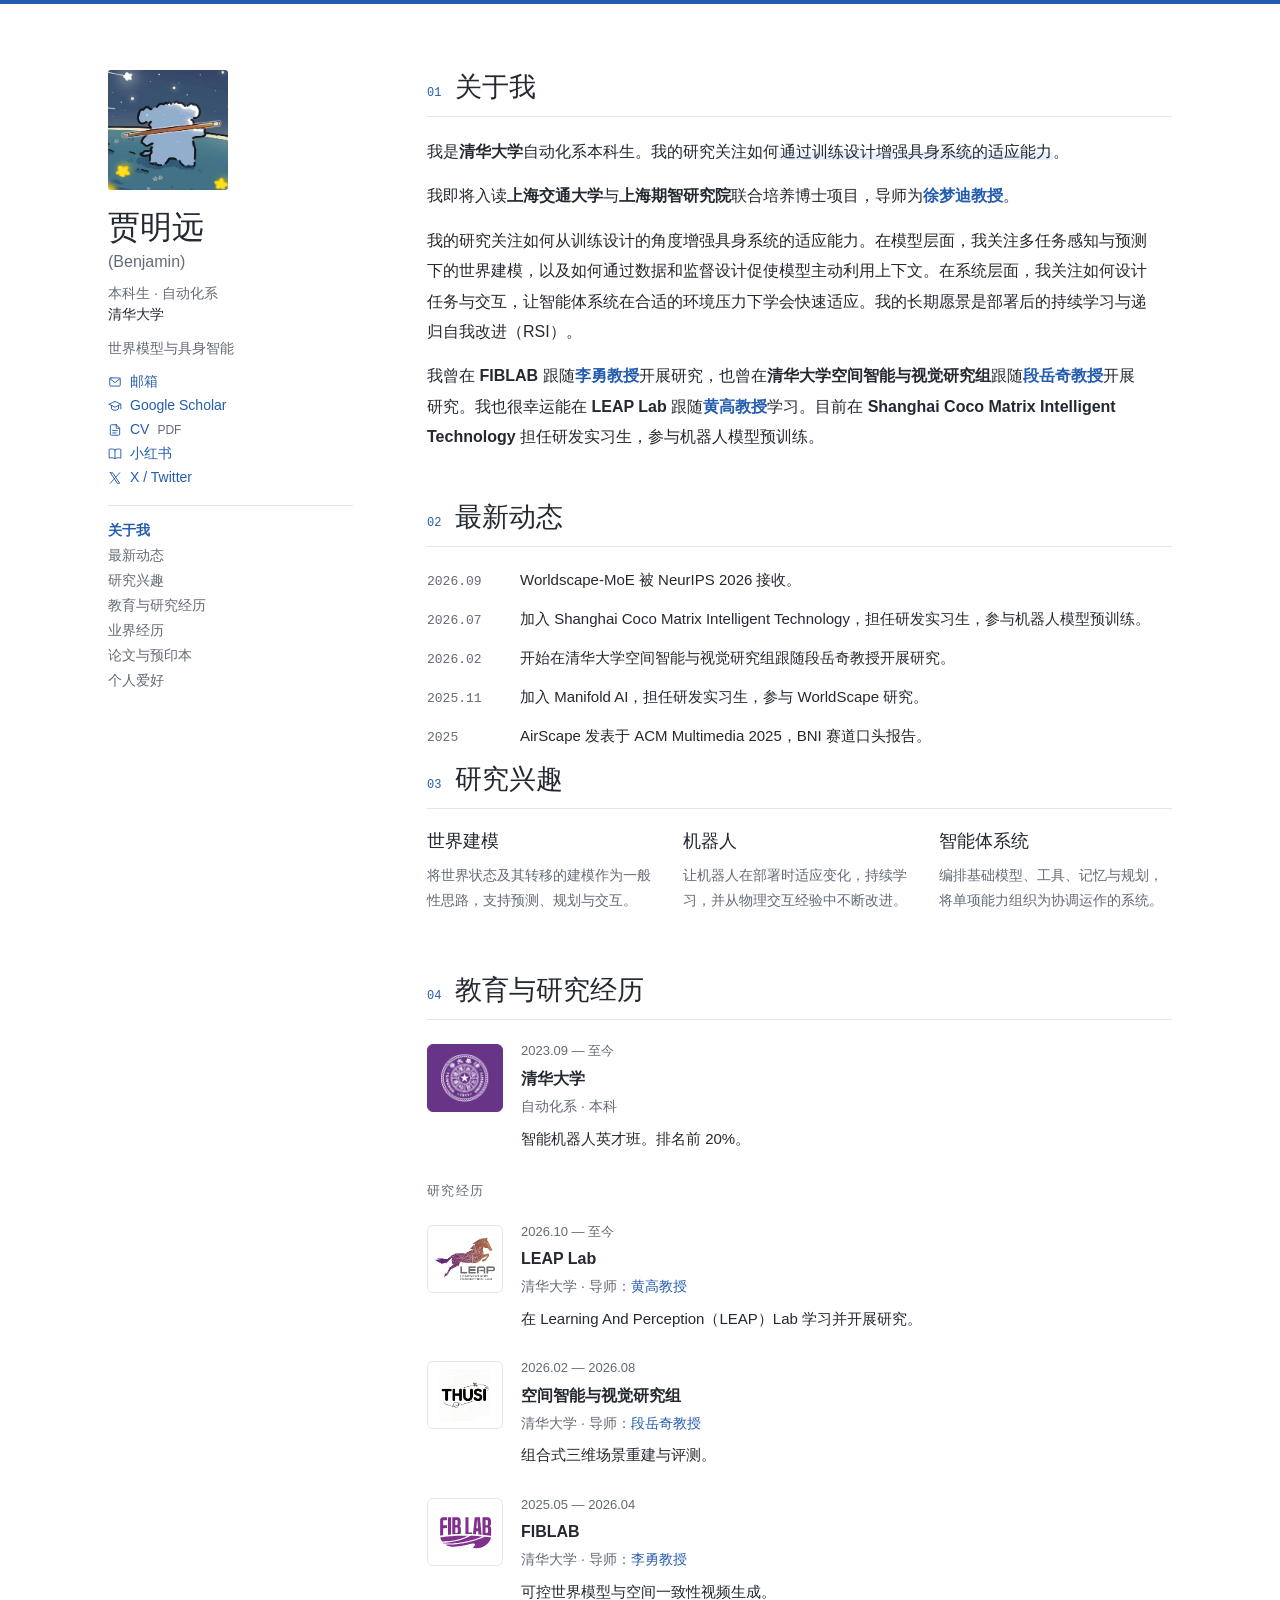
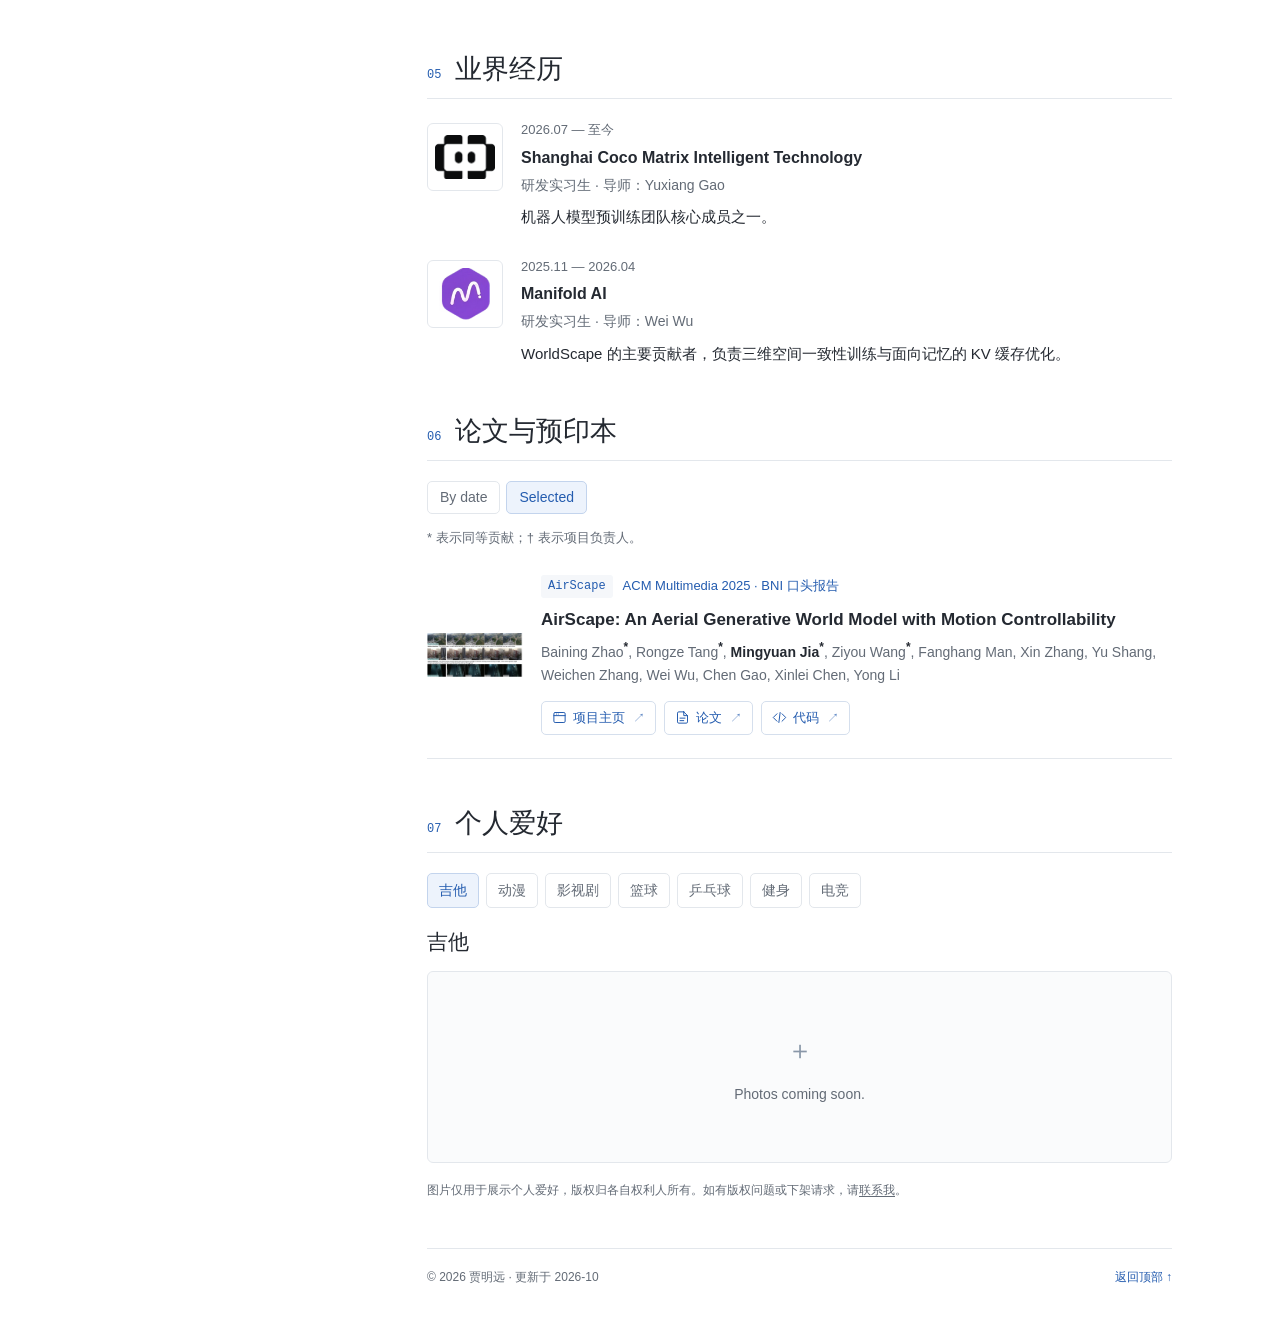
<file: zh/index.html>
<!doctype html>
<html lang="zh-CN">
<head>
<meta charset="utf-8"><meta name="viewport" content="width=device-width, initial-scale=1">
<title>Mingyuan Jia · 贾明远</title>
<meta name="description" content="Mingyuan Jia，清华大学自动化系本科生。研究方向：世界模型、具身智能、机器人与表征学习。">
<meta name="theme-color" content="#245caf">
<link rel="canonical" href="https://benjamin0227.github.io/zh/">
<link rel="alternate" hreflang="en" href="https://benjamin0227.github.io/"><link rel="alternate" hreflang="zh-CN" href="https://benjamin0227.github.io/zh/">
<link rel="alternate" hreflang="x-default" href="https://benjamin0227.github.io/">
<link rel="icon" href="../assets/favicon.png" type="image/png" sizes="192x192">
<link rel="icon" href="../favicon.ico" sizes="16x16 32x32 48x48">
<link rel="apple-touch-icon" href="../assets/apple-touch-icon.png" sizes="180x180">
<link rel="stylesheet" href="../assets/style.css?v=5949d28359"><script src="../assets/site.js?v=748e7162e4" defer></script>
</head>
<body class="zh" id="top">
<a class="skip" href="#content">跳至正文</a>
<div class="layout">
<aside class="profile" aria-label="个人信息与导航">
<img class="portrait" src="../assets/portrait.jpg" width="120" height="120" alt="Mingyuan Jia">
<h1>贾明远<span class="preferred-name">(Benjamin)</span></h1>
<p class="bio">本科生 · 自动化系<br><strong>清华大学</strong></p>
<p class="focus">世界模型与具身智能</p>
<div class="contact"><a href="mailto:jmy23@mails.tsinghua.edu.cn"><svg class="contact-icon" viewBox="0 0 24 24" fill="none" stroke="currentColor" stroke-width="1.6" stroke-linecap="round" stroke-linejoin="round" aria-hidden="true" focusable="false"><rect x="3" y="5" width="18" height="14" rx="2"/><path d="m3 6 9 7 9-7"/></svg>邮箱</a><a href="https://scholar.google.com/citations?user=em5g4N8AAAAJ" target="_blank" rel="noopener noreferrer" title="Google Scholar ↗"><svg class="contact-icon" viewBox="0 0 24 24" fill="none" stroke="currentColor" stroke-width="1.6" stroke-linecap="round" stroke-linejoin="round" aria-hidden="true" focusable="false"><path d="m2 9 10-5 10 5-10 5-10-5Zm4 2v6c4 3 8 3 12 0v-6M22 9v8"/></svg>Google Scholar</a><a href="../assets/files/MingyuanJia-CV.pdf" target="_blank" rel="noopener noreferrer" title="CV · PDF ↗"><svg class="contact-icon" viewBox="0 0 24 24" fill="none" stroke="currentColor" stroke-width="1.6" stroke-linecap="round" stroke-linejoin="round" aria-hidden="true" focusable="false"><path d="M14 3H6a2 2 0 0 0-2 2v14a2 2 0 0 0 2 2h12a2 2 0 0 0 2-2V9l-6-6Zm0 0v6h6M8 13h8M8 17h6"/></svg>CV <span class="file-type">PDF</span></a><a href="https://www.xiaohongshu.com/user/profile/6916f0350000000032015033" target="_blank" rel="noopener noreferrer"><svg class="contact-icon" viewBox="0 0 24 24" fill="none" stroke="currentColor" stroke-width="1.6" stroke-linecap="round" stroke-linejoin="round" aria-hidden="true" focusable="false"><path d="M12 5C9 3 5 3 2 4v15c3-1 7-1 10 1 3-2 7-2 10-1V4c-3-1-7-1-10 1Zm0 0v15"/></svg>小红书</a><a href="https://x.com/nROweyUXqf3100" target="_blank" rel="noopener noreferrer"><svg class="contact-icon" viewBox="0 0 24 24" fill="none" stroke="currentColor" stroke-width="1.6" stroke-linecap="round" stroke-linejoin="round" aria-hidden="true" focusable="false"><path d="M4 3h4l12 18h-4L4 3Zm16 0L4 21"/></svg>X / Twitter</a></div>
<nav class="nav" aria-label="章节"><a href="#about">关于我</a><a href="#news">最新动态</a><a href="#interests">研究兴趣</a><a href="#education">教育与研究经历</a><a href="#industry">业界经历</a><a href="#publications">论文与预印本</a><a href="#hobbies">个人爱好</a></nav>
</aside>
<main id="content"><section class="section about" id="about" aria-labelledby="heading-about"><div class="section-head"><span class="num" aria-hidden="true">01</span><h2 id="heading-about">关于我</h2></div><p>我是<strong class="about-institution">清华大学</strong>自动化系本科生。我的研究关注如何<mark class="about-interest">通过训练设计增强具身系统的适应能力</mark>。</p><p>我即将入读<strong class="about-institution">上海交通大学</strong>与<strong class="about-institution">上海期智研究院</strong>联合培养博士项目，导师为<a class="about-person" href="https://www.mengdixu.me/" target="_blank" rel="noopener noreferrer">徐梦迪教授</a>。</p><p>我的研究关注如何从<em class="about-idea">训练设计</em>的角度增强具身系统的适应能力。在模型层面，我关注多任务感知与预测下的世界建模，以及如何通过数据和监督设计促使模型<em class="about-idea">主动利用上下文</em>。在系统层面，我关注如何设计任务与交互，让<em class="about-idea">智能体系统</em>在合适的环境压力下学会快速适应。我的长期愿景是<em class="about-idea">部署后的持续学习</em>与<em class="about-idea">递归自我改进（RSI）</em>。</p><p>我曾在 <strong class="about-institution">FIBLAB</strong> 跟随<a class="about-person" href="https://fi.ee.tsinghua.edu.cn/~liyong/" target="_blank" rel="noopener noreferrer">李勇教授</a>开展研究，也曾在<strong class="about-institution">清华大学空间智能与视觉研究组</strong>跟随<a class="about-person" href="https://duanyueqi.github.io/" target="_blank" rel="noopener noreferrer">段岳奇教授</a>开展研究。我也很幸运能在 <strong class="about-institution">LEAP Lab</strong> 跟随<a class="about-person" href="https://gaohuang-net.github.io/" target="_blank" rel="noopener noreferrer">黄高教授</a>学习。目前在 <strong class="about-institution">Shanghai Coco Matrix Intelligent Technology</strong> 担任研发实习生，参与机器人模型预训练。</p></section><section class="section news" id="news" aria-labelledby="heading-news"><div class="section-head"><span class="num" aria-hidden="true">02</span><h2 id="heading-news">最新动态</h2></div><ul class="news"><li><time>2026.09</time><p>Worldscape-MoE 被 NeurIPS 2026 接收。</p></li><li><time>2026.07</time><p>加入 Shanghai Coco Matrix Intelligent Technology，担任研发实习生，参与机器人模型预训练。</p></li><li><time>2026.02</time><p>开始在清华大学空间智能与视觉研究组跟随段岳奇教授开展研究。</p></li><li><time>2025.11</time><p>加入 Manifold AI，担任研发实习生，参与 WorldScape 研究。</p></li><li><time>2025</time><p>AirScape 发表于 ACM Multimedia 2025，BNI 赛道口头报告。</p></li></ul></section><section class="section interests" id="interests" aria-labelledby="heading-interests"><div class="section-head"><span class="num" aria-hidden="true">03</span><h2 id="heading-interests">研究兴趣</h2></div><div class="interest-grid"><article><h3>世界建模</h3><p>将世界状态及其转移的建模作为一般性思路，支持预测、规划与交互。</p></article><article><h3>机器人</h3><p>让机器人在部署时适应变化，持续学习，并从物理交互经验中不断改进。</p></article><article><h3>智能体系统</h3><p>编排基础模型、工具、记忆与规划，将单项能力组织为协调运作的系统。</p></article></div></section><section class="section education" id="education" aria-labelledby="heading-education"><div class="section-head"><span class="num" aria-hidden="true">04</span><h2 id="heading-education">教育与研究经历</h2></div><article class="entry"><a class="organization-logo organization-logo--tsinghua" href="https://www.tsinghua.edu.cn/" target="_blank" rel="noopener noreferrer" aria-label="清华大学"><img src="../assets/organizations/tsinghua.png" alt="清华大学标志" width="64" height="64"></a><div class="entry-details"><div class="date">2023.09 — 至今</div><h3>清华大学</h3><p class="subtitle">自动化系 · 本科</p><p>智能机器人英才班。排名前 20%。</p></div></article><h3 class="subheading">研究经历</h3><article class="entry"><a class="organization-logo" href="https://www.leaplab.ai/" target="_blank" rel="noopener noreferrer" aria-label="LEAP Lab"><img src="../assets/organizations/leaplab.png" alt="LEAP Lab标志" width="64" height="64"></a><div class="entry-details"><div class="date">2026.10 — 至今</div><h3>LEAP Lab</h3><p class="subtitle">清华大学 · 导师：<a href="https://gaohuang-net.github.io/" target="_blank" rel="noopener noreferrer">黄高教授</a></p><p>在 Learning And Perception（LEAP）Lab 学习并开展研究。</p></div></article><article class="entry"><a class="organization-logo" href="https://github.com/THU-SI" target="_blank" rel="noopener noreferrer" aria-label="空间智能与视觉研究组"><img src="../assets/organizations/thu-si.png" alt="空间智能与视觉研究组标志" width="64" height="64"></a><div class="entry-details"><div class="date">2026.02 — 2026.08</div><h3>空间智能与视觉研究组</h3><p class="subtitle">清华大学 · 导师：<a href="https://duanyueqi.github.io/" target="_blank" rel="noopener noreferrer">段岳奇教授</a></p><p>组合式三维场景重建与评测。</p></div></article><article class="entry"><a class="organization-logo" href="https://fi.ee.tsinghua.edu.cn/" target="_blank" rel="noopener noreferrer" aria-label="FIBLAB"><img src="../assets/organizations/fiblab.svg" alt="FIBLAB标志" width="64" height="64"></a><div class="entry-details"><div class="date">2025.05 — 2026.04</div><h3>FIBLAB</h3><p class="subtitle">清华大学 · 导师：<a href="https://fi.ee.tsinghua.edu.cn/~liyong/" target="_blank" rel="noopener noreferrer">李勇教授</a></p><p>可控世界模型与空间一致性视频生成。</p></div></article></section><section class="section industry" id="industry" aria-labelledby="heading-industry"><div class="section-head"><span class="num" aria-hidden="true">05</span><h2 id="heading-industry">业界经历</h2></div><article class="entry"><a class="organization-logo" href="https://www.ccmtrx.com/" target="_blank" rel="noopener noreferrer" aria-label="Shanghai Coco Matrix Intelligent Technology"><img src="../assets/organizations/coco-matrix.png" alt="Shanghai Coco Matrix Intelligent Technology标志" width="64" height="64"></a><div class="entry-details"><div class="date">2026.07 — 至今</div><h3>Shanghai Coco Matrix Intelligent Technology</h3><p class="subtitle">研发实习生 · 导师：Yuxiang Gao</p><p>机器人模型预训练团队核心成员之一。</p></div></article><article class="entry"><a class="organization-logo" href="https://manifoldai.cn/" target="_blank" rel="noopener noreferrer" aria-label="Manifold AI"><img src="../assets/organizations/manifold.png" alt="Manifold AI标志" width="64" height="64"></a><div class="entry-details"><div class="date">2025.11 — 2026.04</div><h3>Manifold AI</h3><p class="subtitle">研发实习生 · 导师：Wei Wu</p><p>WorldScape 的主要贡献者，负责三维空间一致性训练与面向记忆的 KV 缓存优化。</p></div></article></section><section class="section publications" id="publications" aria-labelledby="heading-publications"><div class="section-head"><span class="num" aria-hidden="true">06</span><h2 id="heading-publications">论文与预印本</h2></div><div class="publication-controls" role="group" aria-label="Publication view" hidden><button type="button" data-publication-view="date" aria-pressed="false">By date</button><button type="button" data-publication-view="selected" aria-pressed="false">Selected</button></div><p class="legend">* 表示同等贡献；† 表示项目负责人。</p><div class="publication-list" data-default-view="selected"><article class="paper" data-selected="false" data-selected-order="100"><a class="paper-figure" href="../assets/papers/bridgewam.webp" target="_blank" rel="noopener" aria-label="BridgeWAM · 查看论文配图"><img src="../assets/papers/bridgewam.webp" alt="BridgeWAM 概览图" width="1000" height="555" loading="lazy"></a><div class="paper-details"><div class="paper-top"><span class="paper-key">BridgeWAM</span><span class="venue">arXiv 预印本 · 2026</span></div><h3><a class="paper-title-link" href="https://bridgewam.github.io/Bridge-Wam-show/" target="_blank" rel="noopener noreferrer" aria-label="BridgeWAM: Bridging Video and Action Experts via Latent Bridge Queries (在新标签页打开)">BridgeWAM: Bridging Video and Action Experts via Latent Bridge Queries</a></h3><p class="authors">Jiaxin Fang, Ruitong Liu, Zeyu Lai, Xingyu Wang, <strong>Mingyuan Jia</strong>, Pingyue Sheng, Weikang Wan, Mengdi Xu, Yuxiang Gao</p><div class="paper-links"><a class="resource-link" href="https://bridgewam.github.io/Bridge-Wam-show/" target="_blank" rel="noopener noreferrer" aria-label="BridgeWAM · 项目主页 (在新标签页打开)"><svg class="contact-icon" viewBox="0 0 24 24" fill="none" stroke="currentColor" stroke-width="1.6" stroke-linecap="round" stroke-linejoin="round" aria-hidden="true" focusable="false"><rect x="3" y="4" width="18" height="16" rx="2"/><path d="M3 9h18M7 6.5h.01M10 6.5h.01"/></svg><span>项目主页</span><span class="external-mark" aria-hidden="true">↗</span></a><a class="resource-link" href="https://arxiv.org/abs/2610.14746" target="_blank" rel="noopener noreferrer" aria-label="BridgeWAM · 论文 (在新标签页打开)"><svg class="contact-icon" viewBox="0 0 24 24" fill="none" stroke="currentColor" stroke-width="1.6" stroke-linecap="round" stroke-linejoin="round" aria-hidden="true" focusable="false"><path d="M14 3H6a2 2 0 0 0-2 2v14a2 2 0 0 0 2 2h12a2 2 0 0 0 2-2V9l-6-6Zm0 0v6h6M8 13h8M8 17h6"/></svg><span>论文</span><span class="external-mark" aria-hidden="true">↗</span></a><a class="resource-link" href="https://github.com/jxfang04/BridgeWAM-code" target="_blank" rel="noopener noreferrer" aria-label="BridgeWAM · 代码 (在新标签页打开)"><svg class="contact-icon" viewBox="0 0 24 24" fill="none" stroke="currentColor" stroke-width="1.6" stroke-linecap="round" stroke-linejoin="round" aria-hidden="true" focusable="false"><path d="m8 6-6 6 6 6m8-12 6 6-6 6m-3-14-2 16"/></svg><span>代码</span><span class="external-mark" aria-hidden="true">↗</span></a></div></div></article><article class="paper" data-selected="false" data-selected-order="100"><a class="paper-figure" href="../assets/papers/vigar.webp" target="_blank" rel="noopener" aria-label="ViGAR · 查看论文配图"><img src="../assets/papers/vigar.webp" alt="ViGAR 概览图" width="1000" height="485" loading="lazy"></a><div class="paper-details"><div class="paper-top"><span class="paper-key">ViGAR</span><span class="venue">arXiv 预印本 · 2026</span></div><h3><a class="paper-title-link" href="https://dagroup-pku.github.io/ViGAR/" target="_blank" rel="noopener noreferrer" aria-label="Rethinking World-Action Model for Compositional and In-Context Robotic Manipulation (在新标签页打开)">Rethinking World-Action Model for Compositional and In-Context Robotic Manipulation</a></h3><p class="authors">Shukai Gong<sup class="author-marks" title="同等贡献">*</sup>, Xuanran Zhai<sup class="author-marks" title="同等贡献">*</sup>, Yintianrun Zhang<sup class="author-marks" title="同等贡献">*</sup>, Ruopeng Cui, Ye Huang, Yiyang Fu, Dexuan Lyu, Chaojie Li, Xinyi Song, Peiwen Lin, Chuang Wang, <strong>Mingyuan Jia</strong>, Yufan Deng, Jiaxin Fang, Bo Liang, Jiaxin Li, Yuxiang Gao, Hao Liu, Daquan Zhou</p><div class="paper-links"><a class="resource-link" href="https://dagroup-pku.github.io/ViGAR/" target="_blank" rel="noopener noreferrer" aria-label="ViGAR · 项目主页 (在新标签页打开)"><svg class="contact-icon" viewBox="0 0 24 24" fill="none" stroke="currentColor" stroke-width="1.6" stroke-linecap="round" stroke-linejoin="round" aria-hidden="true" focusable="false"><rect x="3" y="4" width="18" height="16" rx="2"/><path d="M3 9h18M7 6.5h.01M10 6.5h.01"/></svg><span>项目主页</span><span class="external-mark" aria-hidden="true">↗</span></a><a class="resource-link" href="https://arxiv.org/abs/2610.02368" target="_blank" rel="noopener noreferrer" aria-label="ViGAR · 论文 (在新标签页打开)"><svg class="contact-icon" viewBox="0 0 24 24" fill="none" stroke="currentColor" stroke-width="1.6" stroke-linecap="round" stroke-linejoin="round" aria-hidden="true" focusable="false"><path d="M14 3H6a2 2 0 0 0-2 2v14a2 2 0 0 0 2 2h12a2 2 0 0 0 2-2V9l-6-6Zm0 0v6h6M8 13h8M8 17h6"/></svg><span>论文</span><span class="external-mark" aria-hidden="true">↗</span></a><a class="resource-link" href="https://github.com/DAGroup-PKU/ViGAR" target="_blank" rel="noopener noreferrer" aria-label="ViGAR · 代码 (在新标签页打开)"><svg class="contact-icon" viewBox="0 0 24 24" fill="none" stroke="currentColor" stroke-width="1.6" stroke-linecap="round" stroke-linejoin="round" aria-hidden="true" focusable="false"><path d="m8 6-6 6 6 6m8-12 6 6-6 6m-3-14-2 16"/></svg><span>代码</span><span class="external-mark" aria-hidden="true">↗</span></a></div></div></article><article class="paper" data-selected="false" data-selected-order="100"><a class="paper-figure" href="../assets/papers/psg-jepa.webp" target="_blank" rel="noopener" aria-label="PSG-JEPA · 查看论文配图"><img src="../assets/papers/psg-jepa.webp" alt="PSG-JEPA 概览图" width="599" height="766" loading="lazy"></a><div class="paper-details"><div class="paper-top"><span class="paper-key">PSG-JEPA</span><span class="venue">arXiv 预印本 · 2026</span></div><h3><a class="paper-title-link" href="https://haodong-yan.github.io/psg-jepa-project-page/" target="_blank" rel="noopener noreferrer" aria-label="Is Forward Prediction Enough? Physical State Grounding for JEPA World Models (在新标签页打开)">Is Forward Prediction Enough? Physical State Grounding for JEPA World Models</a></h3><p class="authors">Haodong Yan<sup class="author-marks" title="项目负责人; 同等贡献">†*</sup>, Jiaguan Zhu<sup class="author-marks" title="同等贡献">*</sup>, <strong>Mingyuan Jia</strong>, Ruiqing Yin, Junjie He, Zhide Zhong, Junfeng Li, Jinxuan Lu, Hengtao Li, Tianran Zhang, Jiayi Chen, Wenxuan Song, Wen Chen, Yuxiang Gao, Haoang Li</p><div class="paper-links"><a class="resource-link" href="https://haodong-yan.github.io/psg-jepa-project-page/" target="_blank" rel="noopener noreferrer" aria-label="PSG-JEPA · 项目主页 (在新标签页打开)"><svg class="contact-icon" viewBox="0 0 24 24" fill="none" stroke="currentColor" stroke-width="1.6" stroke-linecap="round" stroke-linejoin="round" aria-hidden="true" focusable="false"><rect x="3" y="4" width="18" height="16" rx="2"/><path d="M3 9h18M7 6.5h.01M10 6.5h.01"/></svg><span>项目主页</span><span class="external-mark" aria-hidden="true">↗</span></a><a class="resource-link" href="https://arxiv.org/abs/2608.06799" target="_blank" rel="noopener noreferrer" aria-label="PSG-JEPA · 论文 (在新标签页打开)"><svg class="contact-icon" viewBox="0 0 24 24" fill="none" stroke="currentColor" stroke-width="1.6" stroke-linecap="round" stroke-linejoin="round" aria-hidden="true" focusable="false"><path d="M14 3H6a2 2 0 0 0-2 2v14a2 2 0 0 0 2 2h12a2 2 0 0 0 2-2V9l-6-6Zm0 0v6h6M8 13h8M8 17h6"/></svg><span>论文</span><span class="external-mark" aria-hidden="true">↗</span></a><a class="resource-link" href="https://github.com/Haodong-Yan/PSG-JEPA" target="_blank" rel="noopener noreferrer" aria-label="PSG-JEPA · 代码 (在新标签页打开)"><svg class="contact-icon" viewBox="0 0 24 24" fill="none" stroke="currentColor" stroke-width="1.6" stroke-linecap="round" stroke-linejoin="round" aria-hidden="true" focusable="false"><path d="m8 6-6 6 6 6m8-12 6 6-6 6m-3-14-2 16"/></svg><span>代码</span><span class="external-mark" aria-hidden="true">↗</span></a></div></div></article><article class="paper" data-selected="false" data-selected-order="100"><a class="paper-figure" href="../assets/papers/worldscape-moe.webp" target="_blank" rel="noopener" aria-label="Worldscape-MoE · 查看论文配图"><img src="../assets/papers/worldscape-moe.webp" alt="Worldscape-MoE 概览图" width="1000" height="609" loading="lazy"></a><div class="paper-details"><div class="paper-top"><span class="paper-key">Worldscape-MoE</span><span class="venue">NeurIPS 2026</span></div><h3><a class="paper-title-link" href="https://worldscape-moe.com/" target="_blank" rel="noopener noreferrer" aria-label="Worldscape-MoE: A Unified Mixture-of-Experts World Model for Scalable Heterogeneous Action Control (在新标签页打开)">Worldscape-MoE: A Unified Mixture-of-Experts World Model for Scalable Heterogeneous Action Control</a></h3><p class="authors">Jianjie Fang<sup class="author-marks" title="项目负责人; 同等贡献">†*</sup>, Yongyan Xu<sup class="author-marks" title="同等贡献">*</sup>, Ziyou Wang<sup class="author-marks" title="同等贡献">*</sup>, Chen Gao, Yuchao Huang, Zhaolu Wang, Rongze Tang, <strong>Mingyuan Jia</strong>, Baining Zhao, Weichen Zhang, Xin Zhang, Haisheng Su, Yu Shang, Wei Wu, Xinlei Chen, Yong Li</p><div class="paper-links"><a class="resource-link" href="https://worldscape-moe.com/" target="_blank" rel="noopener noreferrer" aria-label="Worldscape-MoE · 项目主页 (在新标签页打开)"><svg class="contact-icon" viewBox="0 0 24 24" fill="none" stroke="currentColor" stroke-width="1.6" stroke-linecap="round" stroke-linejoin="round" aria-hidden="true" focusable="false"><rect x="3" y="4" width="18" height="16" rx="2"/><path d="M3 9h18M7 6.5h.01M10 6.5h.01"/></svg><span>项目主页</span><span class="external-mark" aria-hidden="true">↗</span></a><a class="resource-link" href="https://arxiv.org/abs/2607.03964" target="_blank" rel="noopener noreferrer" aria-label="Worldscape-MoE · 论文 (在新标签页打开)"><svg class="contact-icon" viewBox="0 0 24 24" fill="none" stroke="currentColor" stroke-width="1.6" stroke-linecap="round" stroke-linejoin="round" aria-hidden="true" focusable="false"><path d="M14 3H6a2 2 0 0 0-2 2v14a2 2 0 0 0 2 2h12a2 2 0 0 0 2-2V9l-6-6Zm0 0v6h6M8 13h8M8 17h6"/></svg><span>论文</span><span class="external-mark" aria-hidden="true">↗</span></a><a class="resource-link" href="https://github.com/EmbodiedCity/Worldscape-MoE.code" target="_blank" rel="noopener noreferrer" aria-label="Worldscape-MoE · 代码 (在新标签页打开)"><svg class="contact-icon" viewBox="0 0 24 24" fill="none" stroke="currentColor" stroke-width="1.6" stroke-linecap="round" stroke-linejoin="round" aria-hidden="true" focusable="false"><path d="m8 6-6 6 6 6m8-12 6 6-6 6m-3-14-2 16"/></svg><span>代码</span><span class="external-mark" aria-hidden="true">↗</span></a></div></div></article><article class="paper" data-selected="false" data-selected-order="100"><a class="paper-figure" href="../assets/papers/replicateanyscene.webp" target="_blank" rel="noopener" aria-label="ReplicateAnyScene · 查看论文配图"><img src="../assets/papers/replicateanyscene.webp" alt="ReplicateAnyScene 概览图" width="938" height="535" loading="lazy"></a><div class="paper-details"><div class="paper-top"><span class="paper-key">ReplicateAnyScene</span><span class="venue">arXiv 预印本 · 2026</span></div><h3><a class="paper-title-link" href="https://xiac20.github.io/ReplicateAnyScene/" target="_blank" rel="noopener noreferrer" aria-label="ReplicateAnyScene: Zero-Shot Video-to-3D Composition via Textual-Visual-Spatial Alignment (在新标签页打开)">ReplicateAnyScene: Zero-Shot Video-to-3D Composition via Textual-Visual-Spatial Alignment</a></h3><p class="authors">Mingyu Dong<sup class="author-marks" title="同等贡献">*</sup>, Chong Xia<sup class="author-marks" title="同等贡献">*</sup>, <strong>Mingyuan Jia</strong>, Weichen Lyu, Long Xu, Zheng Zhu, Yueqi Duan</p><div class="paper-links"><a class="resource-link" href="https://xiac20.github.io/ReplicateAnyScene/" target="_blank" rel="noopener noreferrer" aria-label="ReplicateAnyScene · 项目主页 (在新标签页打开)"><svg class="contact-icon" viewBox="0 0 24 24" fill="none" stroke="currentColor" stroke-width="1.6" stroke-linecap="round" stroke-linejoin="round" aria-hidden="true" focusable="false"><rect x="3" y="4" width="18" height="16" rx="2"/><path d="M3 9h18M7 6.5h.01M10 6.5h.01"/></svg><span>项目主页</span><span class="external-mark" aria-hidden="true">↗</span></a><a class="resource-link" href="https://arxiv.org/abs/2604.10789" target="_blank" rel="noopener noreferrer" aria-label="ReplicateAnyScene · 论文 (在新标签页打开)"><svg class="contact-icon" viewBox="0 0 24 24" fill="none" stroke="currentColor" stroke-width="1.6" stroke-linecap="round" stroke-linejoin="round" aria-hidden="true" focusable="false"><path d="M14 3H6a2 2 0 0 0-2 2v14a2 2 0 0 0 2 2h12a2 2 0 0 0 2-2V9l-6-6Zm0 0v6h6M8 13h8M8 17h6"/></svg><span>论文</span><span class="external-mark" aria-hidden="true">↗</span></a><a class="resource-link" href="https://github.com/xiac20/ReplicateAnyScene" target="_blank" rel="noopener noreferrer" aria-label="ReplicateAnyScene · 代码 (在新标签页打开)"><svg class="contact-icon" viewBox="0 0 24 24" fill="none" stroke="currentColor" stroke-width="1.6" stroke-linecap="round" stroke-linejoin="round" aria-hidden="true" focusable="false"><path d="m8 6-6 6 6 6m8-12 6 6-6 6m-3-14-2 16"/></svg><span>代码</span><span class="external-mark" aria-hidden="true">↗</span></a></div></div></article><article class="paper" data-selected="true" data-selected-order="1"><a class="paper-figure" href="../assets/papers/airscape.webp" target="_blank" rel="noopener" aria-label="AirScape · 查看论文配图"><img src="../assets/papers/airscape.webp" alt="AirScape 概览图" width="1000" height="452" loading="lazy"></a><div class="paper-details"><div class="paper-top"><span class="paper-key">AirScape</span><span class="venue">ACM Multimedia 2025 · BNI 口头报告</span></div><h3><a class="paper-title-link" href="https://embodiedcity.github.io/AirScape/" target="_blank" rel="noopener noreferrer" aria-label="AirScape: An Aerial Generative World Model with Motion Controllability (在新标签页打开)">AirScape: An Aerial Generative World Model with Motion Controllability</a></h3><p class="authors">Baining Zhao<sup class="author-marks" title="同等贡献">*</sup>, Rongze Tang<sup class="author-marks" title="同等贡献">*</sup>, <strong>Mingyuan Jia</strong><sup class="author-marks" title="同等贡献">*</sup>, Ziyou Wang<sup class="author-marks" title="同等贡献">*</sup>, Fanghang Man, Xin Zhang, Yu Shang, Weichen Zhang, Wei Wu, Chen Gao, Xinlei Chen, Yong Li</p><div class="paper-links"><a class="resource-link" href="https://embodiedcity.github.io/AirScape/" target="_blank" rel="noopener noreferrer" aria-label="AirScape · 项目主页 (在新标签页打开)"><svg class="contact-icon" viewBox="0 0 24 24" fill="none" stroke="currentColor" stroke-width="1.6" stroke-linecap="round" stroke-linejoin="round" aria-hidden="true" focusable="false"><rect x="3" y="4" width="18" height="16" rx="2"/><path d="M3 9h18M7 6.5h.01M10 6.5h.01"/></svg><span>项目主页</span><span class="external-mark" aria-hidden="true">↗</span></a><a class="resource-link" href="https://arxiv.org/abs/2507.08885" target="_blank" rel="noopener noreferrer" aria-label="AirScape · 论文 (在新标签页打开)"><svg class="contact-icon" viewBox="0 0 24 24" fill="none" stroke="currentColor" stroke-width="1.6" stroke-linecap="round" stroke-linejoin="round" aria-hidden="true" focusable="false"><path d="M14 3H6a2 2 0 0 0-2 2v14a2 2 0 0 0 2 2h12a2 2 0 0 0 2-2V9l-6-6Zm0 0v6h6M8 13h8M8 17h6"/></svg><span>论文</span><span class="external-mark" aria-hidden="true">↗</span></a><a class="resource-link" href="https://github.com/EmbodiedCity/AirScape.code" target="_blank" rel="noopener noreferrer" aria-label="AirScape · 代码 (在新标签页打开)"><svg class="contact-icon" viewBox="0 0 24 24" fill="none" stroke="currentColor" stroke-width="1.6" stroke-linecap="round" stroke-linejoin="round" aria-hidden="true" focusable="false"><path d="m8 6-6 6 6 6m8-12 6 6-6 6m-3-14-2 16"/></svg><span>代码</span><span class="external-mark" aria-hidden="true">↗</span></a></div></div></article></div><p class="publication-empty" hidden>No selected publications yet.</p></section><section class="section hobbies" id="hobbies" aria-labelledby="heading-hobbies"><div class="section-head"><span class="num" aria-hidden="true">07</span><h2 id="heading-hobbies">个人爱好</h2></div><div class="hobby-tabs" role="tablist" aria-label="Hobbies"><button type="button" role="tab" id="hobby-tab-guitar" aria-controls="hobby-panel-guitar" aria-selected="true" tabindex="0">吉他</button><button type="button" role="tab" id="hobby-tab-anime" aria-controls="hobby-panel-anime" aria-selected="false" tabindex="-1">动漫</button><button type="button" role="tab" id="hobby-tab-film-tv" aria-controls="hobby-panel-film-tv" aria-selected="false" tabindex="-1">影视剧</button><button type="button" role="tab" id="hobby-tab-basketball" aria-controls="hobby-panel-basketball" aria-selected="false" tabindex="-1">篮球</button><button type="button" role="tab" id="hobby-tab-table-tennis" aria-controls="hobby-panel-table-tennis" aria-selected="false" tabindex="-1">乒乓球</button><button type="button" role="tab" id="hobby-tab-fitness" aria-controls="hobby-panel-fitness" aria-selected="false" tabindex="-1">健身</button><button type="button" role="tab" id="hobby-tab-esports" aria-controls="hobby-panel-esports" aria-selected="false" tabindex="-1">电竞</button></div><div class="hobby-panel" role="tabpanel" id="hobby-panel-guitar" aria-labelledby="hobby-tab-guitar" tabindex="0"><h3>吉他</h3><div class="hobby-stage"><div class="hobby-empty"><span aria-hidden="true">＋</span><p>Photos coming soon.</p></div><div class="hobby-pagination"><button type="button" data-step="-1" aria-label="Previous photo" disabled>‹</button><span class="hobby-count" role="status" aria-live="polite">0 / 0</span><button type="button" data-step="1" aria-label="Next photo" disabled>›</button></div></div></div><div class="hobby-panel" role="tabpanel" id="hobby-panel-anime" aria-labelledby="hobby-tab-anime" tabindex="0" hidden><h3>动漫</h3><div class="hobby-stage"><figure class="hobby-slide"><img src="../assets/hobbies/bocchi-the-rock.png" alt="孤独摇滚乐队成员" loading="lazy"></figure><figure class="hobby-slide" hidden><img src="../assets/hobbies/sword-art-online.png" alt="刀剑神域插画" loading="lazy"></figure><div class="hobby-pagination"><button type="button" data-step="-1" aria-label="Previous photo" disabled>‹</button><span class="hobby-count" role="status" aria-live="polite">1 / 2</span><button type="button" data-step="1" aria-label="Next photo" disabled>›</button></div></div></div><div class="hobby-panel" role="tabpanel" id="hobby-panel-film-tv" aria-labelledby="hobby-tab-film-tv" tabindex="0" hidden><h3>影视剧</h3><div class="hobby-stage"><figure class="hobby-slide"><img src="../assets/hobbies/person-of-interest.png" alt="疑犯追踪角色海报" loading="lazy"></figure><figure class="hobby-slide" hidden><img src="../assets/hobbies/interstellar.png" alt="星际穿越冰雪星球上的宇航员" loading="lazy"></figure><div class="hobby-pagination"><button type="button" data-step="-1" aria-label="Previous photo" disabled>‹</button><span class="hobby-count" role="status" aria-live="polite">1 / 2</span><button type="button" data-step="1" aria-label="Next photo" disabled>›</button></div></div></div><div class="hobby-panel" role="tabpanel" id="hobby-panel-basketball" aria-labelledby="hobby-tab-basketball" tabindex="0" hidden><h3>篮球</h3><div class="hobby-stage"><div class="hobby-empty"><span aria-hidden="true">＋</span><p>Photos coming soon.</p></div><div class="hobby-pagination"><button type="button" data-step="-1" aria-label="Previous photo" disabled>‹</button><span class="hobby-count" role="status" aria-live="polite">0 / 0</span><button type="button" data-step="1" aria-label="Next photo" disabled>›</button></div></div></div><div class="hobby-panel" role="tabpanel" id="hobby-panel-table-tennis" aria-labelledby="hobby-tab-table-tennis" tabindex="0" hidden><h3>乒乓球</h3><div class="hobby-stage"><div class="hobby-empty"><span aria-hidden="true">＋</span><p>Photos coming soon.</p></div><div class="hobby-pagination"><button type="button" data-step="-1" aria-label="Previous photo" disabled>‹</button><span class="hobby-count" role="status" aria-live="polite">0 / 0</span><button type="button" data-step="1" aria-label="Next photo" disabled>›</button></div></div></div><div class="hobby-panel" role="tabpanel" id="hobby-panel-fitness" aria-labelledby="hobby-tab-fitness" tabindex="0" hidden><h3>健身</h3><div class="hobby-stage"><div class="hobby-empty"><span aria-hidden="true">＋</span><p>Photos coming soon.</p></div><div class="hobby-pagination"><button type="button" data-step="-1" aria-label="Previous photo" disabled>‹</button><span class="hobby-count" role="status" aria-live="polite">0 / 0</span><button type="button" data-step="1" aria-label="Next photo" disabled>›</button></div></div></div><div class="hobby-panel" role="tabpanel" id="hobby-panel-esports" aria-labelledby="hobby-tab-esports" tabindex="0" hidden><h3>电竞</h3><div class="hobby-stage"><figure class="hobby-slide"><img src="../assets/hobbies/valorant.png" alt="无畏契约角色插画" loading="lazy"></figure><figure class="hobby-slide" hidden><img src="../assets/hobbies/league-of-legends.png" alt="英雄联盟角色插画" loading="lazy"></figure><figure class="hobby-slide" hidden><img src="../assets/hobbies/wuthering-waves.png" alt="鸣潮角色插画" loading="lazy"></figure><div class="hobby-pagination"><button type="button" data-step="-1" aria-label="Previous photo" disabled>‹</button><span class="hobby-count" role="status" aria-live="polite">1 / 3</span><button type="button" data-step="1" aria-label="Next photo" disabled>›</button></div></div></div><p class="hobby-notice">图片仅用于展示个人爱好，版权归各自权利人所有。如有版权问题或下架请求，请<a href="mailto:jmy23@mails.tsinghua.edu.cn">联系我</a>。</p></section>
<footer><span>© 2026 贾明远 · 更新于 2026-10</span><a href="#top">返回顶部 ↑</a></footer>
</main></div></body></html>
</file>
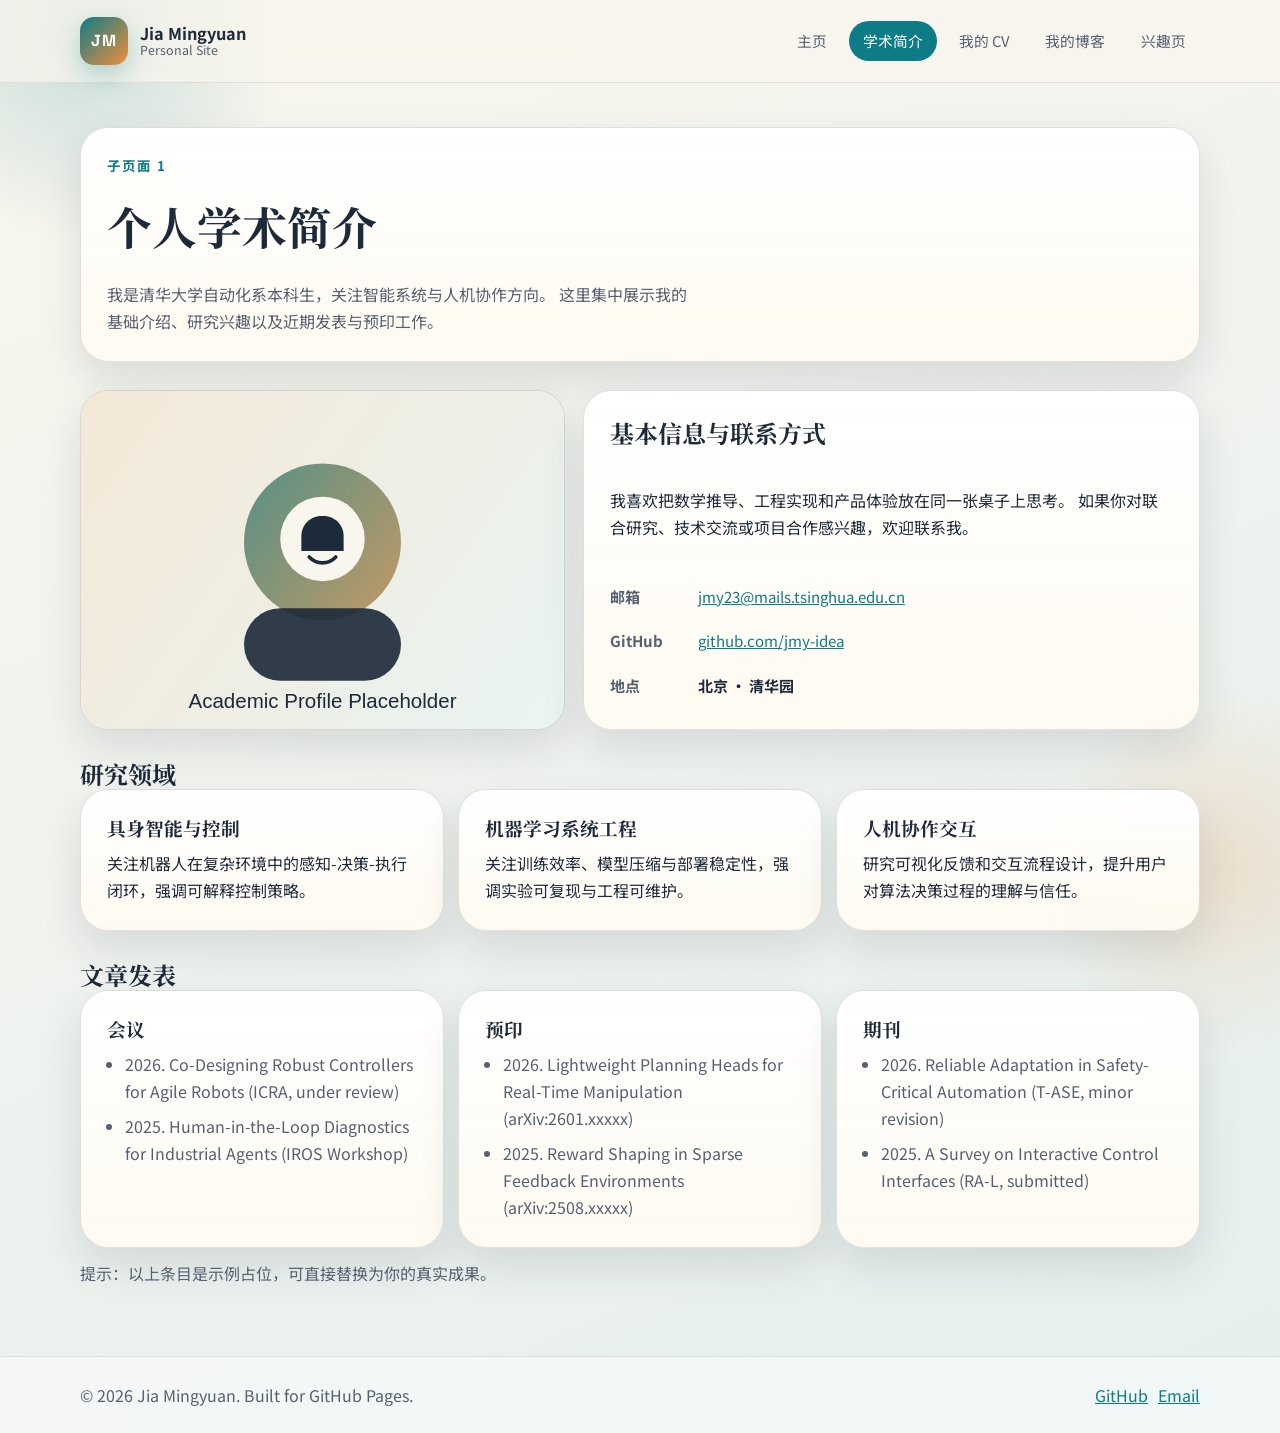
<file: academic.html>
<!DOCTYPE html>
<html lang="zh-CN">
<head>
    <meta charset="UTF-8">
    <meta name="viewport" content="width=device-width, initial-scale=1.0">
    <title>个人学术简介 | Jia Mingyuan</title>
    <link rel="stylesheet" href="mystyle.css">
</head>
<body data-page="academic">
    <header class="site-header">
        <div class="site-shell header-inner">
            <a class="brand" href="index.html">
                <span class="brand-mark" aria-hidden="true">JM</span>
                <span class="brand-text">
                    <strong>Jia Mingyuan</strong>
                    <small>Personal Site</small>
                </span>
            </a>
            <nav class="main-nav" aria-label="主导航">
                <a href="index.html">主页</a>
                <a href="academic.html">学术简介</a>
                <a href="cv.html">我的 CV</a>
                <a href="blog.html">我的博客</a>
                <a href="interests.html">兴趣页</a>
            </nav>
        </div>
    </header>

    <main class="site-shell page-main">
        <section class="page-hero reveal">
            <p class="eyebrow">子页面 1</p>
            <h1>个人学术简介</h1>
            <p class="lead">
                我是清华大学自动化系本科生，关注智能系统与人机协作方向。
                这里集中展示我的基础介绍、研究兴趣以及近期发表与预印工作。
            </p>
        </section>

        <section class="profile-grid reveal">
            <img class="portrait-image" src="assets/profile-portrait.svg" alt="个人照片插画">
            <div class="profile-copy surface-card">
                <h2>基本信息与联系方式</h2>
                <p>
                    我喜欢把数学推导、工程实现和产品体验放在同一张桌子上思考。
                    如果你对联合研究、技术交流或项目合作感兴趣，欢迎联系我。
                </p>
                <ul class="contact-list">
                    <li>
                        <span>邮箱</span>
                        <a href="mailto:jmy23@mails.tsinghua.edu.cn">jmy23@mails.tsinghua.edu.cn</a>
                    </li>
                    <li>
                        <span>GitHub</span>
                        <a href="https://github.com/jmy-idea" target="_blank" rel="noreferrer">github.com/jmy-idea</a>
                    </li>
                    <li>
                        <span>地点</span>
                        <strong>北京 · 清华园</strong>
                    </li>
                </ul>
            </div>
        </section>

        <section class="reveal">
            <h2>研究领域</h2>
            <div class="research-grid">
                <article class="surface-card research-card">
                    <h3>具身智能与控制</h3>
                    <p>关注机器人在复杂环境中的感知-决策-执行闭环，强调可解释控制策略。</p>
                </article>
                <article class="surface-card research-card">
                    <h3>机器学习系统工程</h3>
                    <p>关注训练效率、模型压缩与部署稳定性，强调实验可复现与工程可维护。</p>
                </article>
                <article class="surface-card research-card">
                    <h3>人机协作交互</h3>
                    <p>研究可视化反馈和交互流程设计，提升用户对算法决策过程的理解与信任。</p>
                </article>
            </div>
        </section>

        <section class="reveal">
            <h2>文章发表</h2>
            <div class="pub-grid">
                <article class="pub-column surface-card">
                    <h3>会议</h3>
                    <ul>
                        <li>2026. Co-Designing Robust Controllers for Agile Robots (ICRA, under review)</li>
                        <li>2025. Human-in-the-Loop Diagnostics for Industrial Agents (IROS Workshop)</li>
                    </ul>
                </article>
                <article class="pub-column surface-card">
                    <h3>预印</h3>
                    <ul>
                        <li>2026. Lightweight Planning Heads for Real-Time Manipulation (arXiv:2601.xxxxx)</li>
                        <li>2025. Reward Shaping in Sparse Feedback Environments (arXiv:2508.xxxxx)</li>
                    </ul>
                </article>
                <article class="pub-column surface-card">
                    <h3>期刊</h3>
                    <ul>
                        <li>2026. Reliable Adaptation in Safety-Critical Automation (T-ASE, minor revision)</li>
                        <li>2025. A Survey on Interactive Control Interfaces (RA-L, submitted)</li>
                    </ul>
                </article>
            </div>
            <p class="muted-note">提示：以上条目是示例占位，可直接替换为你的真实成果。</p>
        </section>
    </main>

    <footer class="site-footer">
        <div class="site-shell footer-inner">
            <p>© <span class="current-year"></span> Jia Mingyuan. Built for GitHub Pages.</p>
            <div class="footer-links">
                <a href="https://github.com/jmy-idea" target="_blank" rel="noreferrer">GitHub</a>
                <a href="mailto:jmy23@mails.tsinghua.edu.cn">Email</a>
            </div>
        </div>
    </footer>

    <script src="personal_card.js"></script>
</body>
</html>
</file>
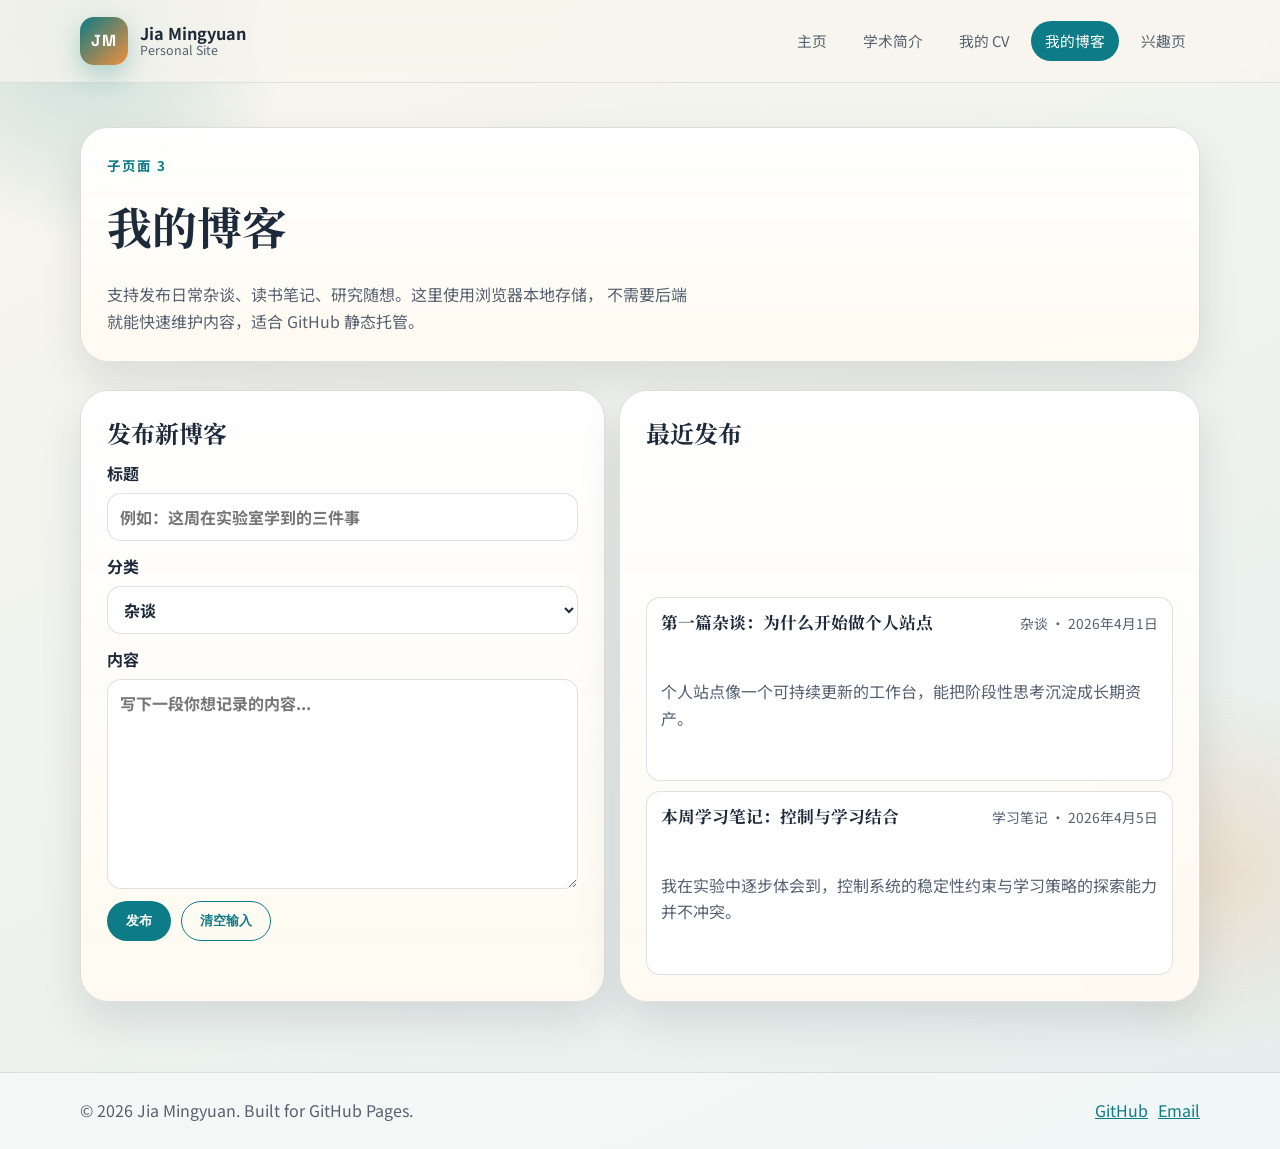
<file: blog.html>
<!DOCTYPE html>
<html lang="zh-CN">
<head>
    <meta charset="UTF-8">
    <meta name="viewport" content="width=device-width, initial-scale=1.0">
    <title>我的博客 | Jia Mingyuan</title>
    <link rel="stylesheet" href="mystyle.css">
</head>
<body data-page="blog">
    <header class="site-header">
        <div class="site-shell header-inner">
            <a class="brand" href="index.html">
                <span class="brand-mark" aria-hidden="true">JM</span>
                <span class="brand-text">
                    <strong>Jia Mingyuan</strong>
                    <small>Personal Site</small>
                </span>
            </a>
            <nav class="main-nav" aria-label="主导航">
                <a href="index.html">主页</a>
                <a href="academic.html">学术简介</a>
                <a href="cv.html">我的 CV</a>
                <a href="blog.html">我的博客</a>
                <a href="interests.html">兴趣页</a>
            </nav>
        </div>
    </header>

    <main class="site-shell page-main">
        <section class="page-hero reveal">
            <p class="eyebrow">子页面 3</p>
            <h1>我的博客</h1>
            <p class="lead">
                支持发布日常杂谈、读书笔记、研究随想。这里使用浏览器本地存储，
                不需要后端就能快速维护内容，适合 GitHub 静态托管。
            </p>
        </section>

        <section class="blog-layout reveal">
            <article class="surface-card blog-composer">
                <h2>发布新博客</h2>
                <form id="blogForm" class="blog-form">
                    <label>
                        标题
                        <input id="blogTitle" type="text" maxlength="80" placeholder="例如：这周在实验室学到的三件事" required>
                    </label>

                    <label>
                        分类
                        <select id="blogCategory">
                            <option value="杂谈">杂谈</option>
                            <option value="学习笔记">学习笔记</option>
                            <option value="研究随想">研究随想</option>
                        </select>
                    </label>

                    <label>
                        内容
                        <textarea id="blogContent" rows="7" maxlength="1000" placeholder="写下一段你想记录的内容..." required></textarea>
                    </label>

                    <div class="form-row">
                        <button class="btn" type="submit">发布</button>
                        <button id="clearBlogDraft" class="btn ghost" type="button">清空输入</button>
                    </div>
                    <p id="blogFormMessage" class="form-message" aria-live="polite"></p>
                </form>
            </article>

            <article class="surface-card blog-feed-wrap">
                <h2>最近发布</h2>
                <div id="blogFeed" class="blog-feed"></div>
            </article>
        </section>
    </main>

    <footer class="site-footer">
        <div class="site-shell footer-inner">
            <p>© <span class="current-year"></span> Jia Mingyuan. Built for GitHub Pages.</p>
            <div class="footer-links">
                <a href="https://github.com/jmy-idea" target="_blank" rel="noreferrer">GitHub</a>
                <a href="mailto:jmy23@mails.tsinghua.edu.cn">Email</a>
            </div>
        </div>
    </footer>

    <script src="personal_card.js"></script>
</body>
</html>
</file>
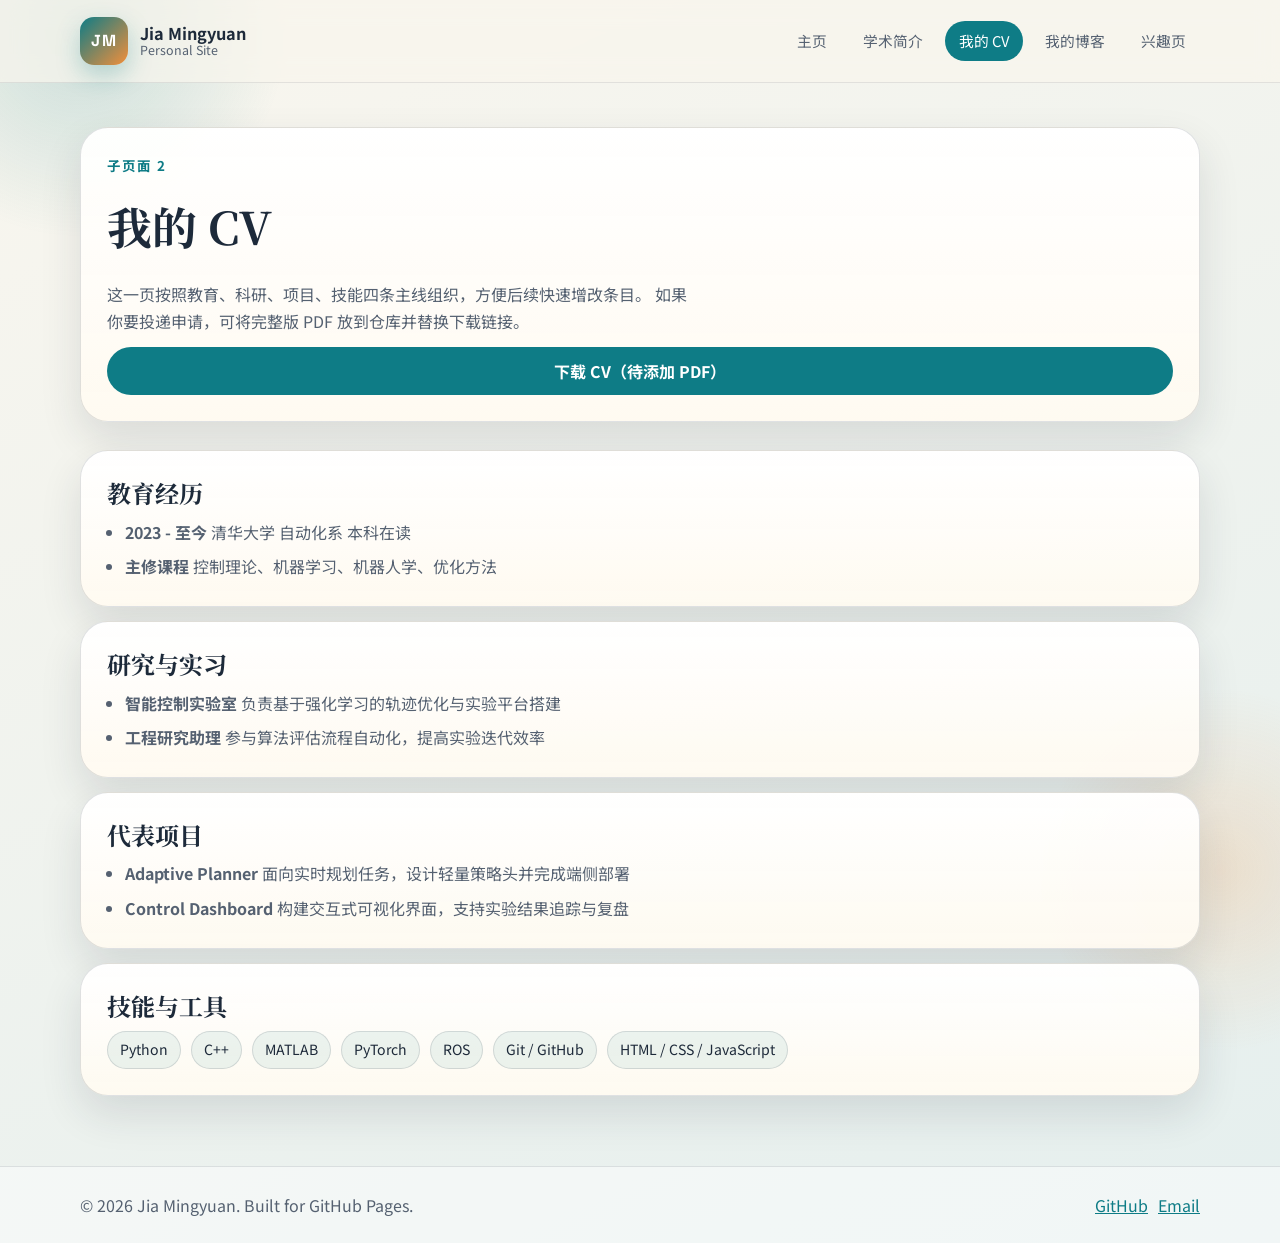
<file: cv.html>
<!DOCTYPE html>
<html lang="zh-CN">
<head>
    <meta charset="UTF-8">
    <meta name="viewport" content="width=device-width, initial-scale=1.0">
    <title>我的 CV | Jia Mingyuan</title>
    <link rel="stylesheet" href="mystyle.css">
</head>
<body data-page="cv">
    <header class="site-header">
        <div class="site-shell header-inner">
            <a class="brand" href="index.html">
                <span class="brand-mark" aria-hidden="true">JM</span>
                <span class="brand-text">
                    <strong>Jia Mingyuan</strong>
                    <small>Personal Site</small>
                </span>
            </a>
            <nav class="main-nav" aria-label="主导航">
                <a href="index.html">主页</a>
                <a href="academic.html">学术简介</a>
                <a href="cv.html">我的 CV</a>
                <a href="blog.html">我的博客</a>
                <a href="interests.html">兴趣页</a>
            </nav>
        </div>
    </header>

    <main class="site-shell page-main">
        <section class="page-hero reveal">
            <p class="eyebrow">子页面 2</p>
            <h1>我的 CV</h1>
            <p class="lead">
                这一页按照教育、科研、项目、技能四条主线组织，方便后续快速增改条目。
                如果你要投递申请，可将完整版 PDF 放到仓库并替换下载链接。
            </p>
            <a class="btn" href="#" aria-label="下载 CV PDF">下载 CV（待添加 PDF）</a>
        </section>

        <section class="timeline reveal">
            <article class="surface-card timeline-item">
                <h2>教育经历</h2>
                <ul>
                    <li><strong>2023 - 至今</strong> 清华大学 自动化系 本科在读</li>
                    <li><strong>主修课程</strong> 控制理论、机器学习、机器人学、优化方法</li>
                </ul>
            </article>

            <article class="surface-card timeline-item">
                <h2>研究与实习</h2>
                <ul>
                    <li><strong>智能控制实验室</strong> 负责基于强化学习的轨迹优化与实验平台搭建</li>
                    <li><strong>工程研究助理</strong> 参与算法评估流程自动化，提高实验迭代效率</li>
                </ul>
            </article>

            <article class="surface-card timeline-item">
                <h2>代表项目</h2>
                <ul>
                    <li><strong>Adaptive Planner</strong> 面向实时规划任务，设计轻量策略头并完成端侧部署</li>
                    <li><strong>Control Dashboard</strong> 构建交互式可视化界面，支持实验结果追踪与复盘</li>
                </ul>
            </article>

            <article class="surface-card timeline-item">
                <h2>技能与工具</h2>
                <div class="tag-group">
                    <span>Python</span>
                    <span>C++</span>
                    <span>MATLAB</span>
                    <span>PyTorch</span>
                    <span>ROS</span>
                    <span>Git / GitHub</span>
                    <span>HTML / CSS / JavaScript</span>
                </div>
            </article>
        </section>
    </main>

    <footer class="site-footer">
        <div class="site-shell footer-inner">
            <p>© <span class="current-year"></span> Jia Mingyuan. Built for GitHub Pages.</p>
            <div class="footer-links">
                <a href="https://github.com/jmy-idea" target="_blank" rel="noreferrer">GitHub</a>
                <a href="mailto:jmy23@mails.tsinghua.edu.cn">Email</a>
            </div>
        </div>
    </footer>

    <script src="personal_card.js"></script>
</body>
</html>
</file>
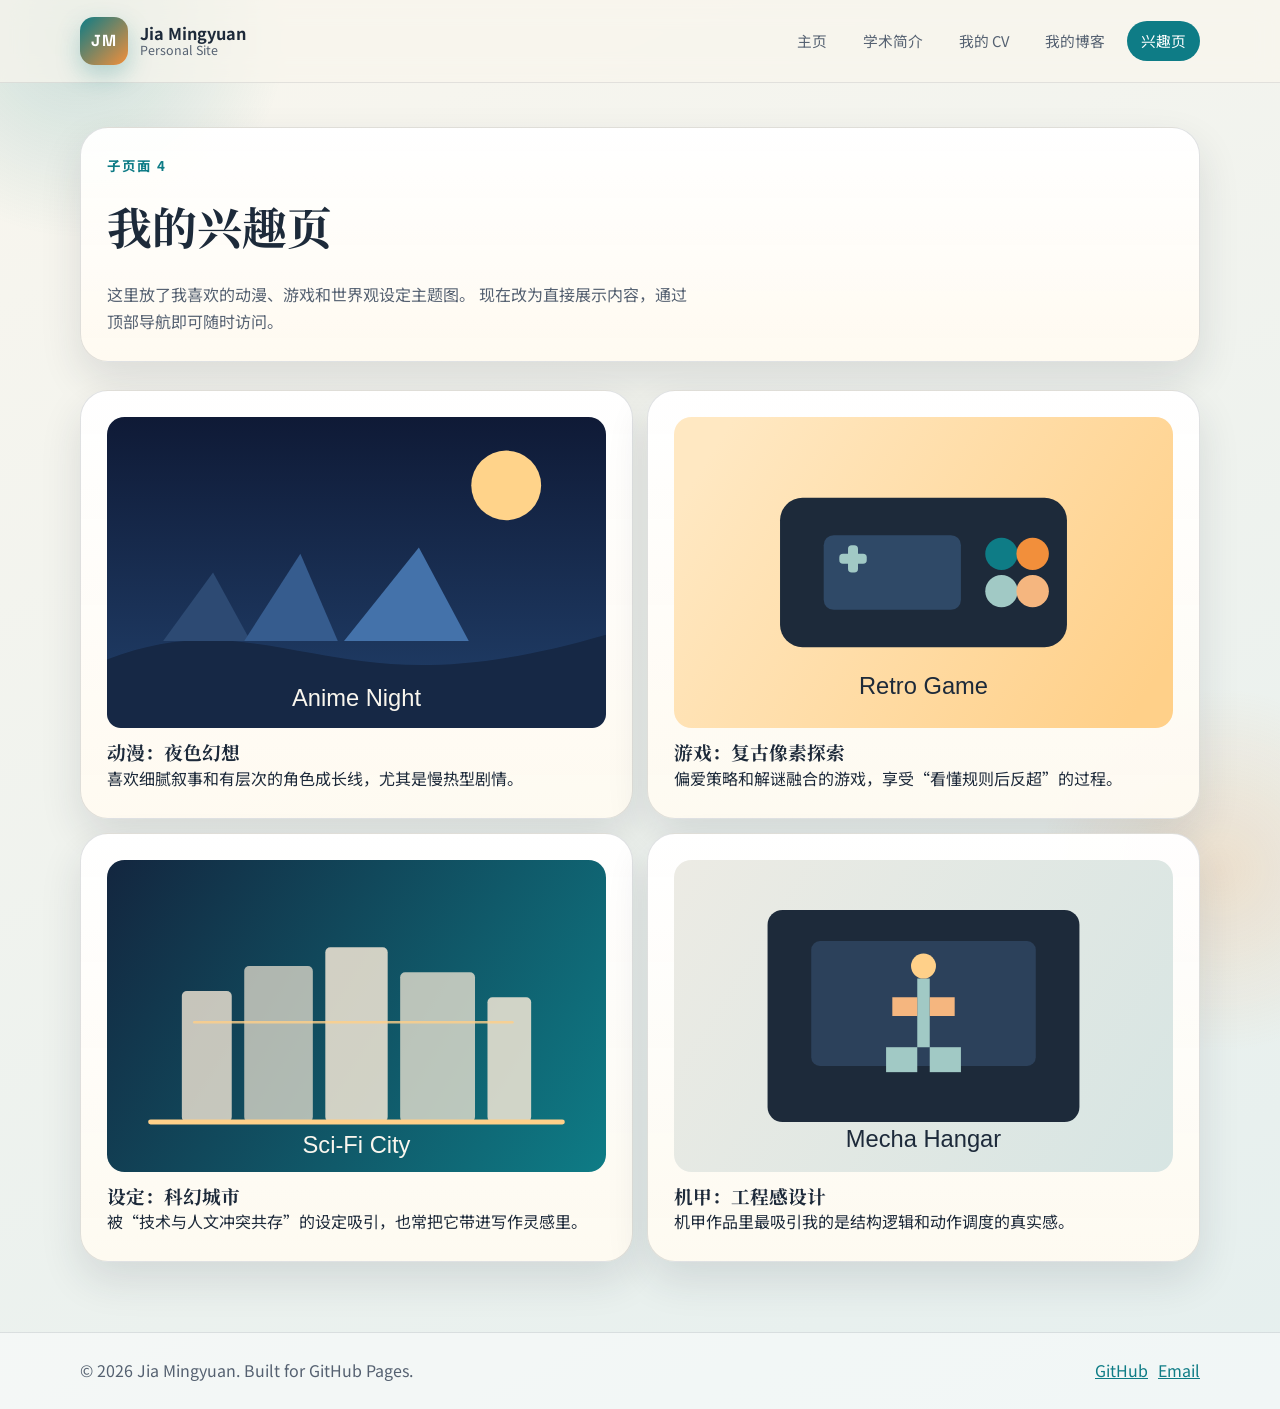
<file: interests.html>
<!DOCTYPE html>
<html lang="zh-CN">
<head>
    <meta charset="UTF-8">
    <meta name="viewport" content="width=device-width, initial-scale=1.0">
    <title>我的兴趣页 | Jia Mingyuan</title>
    <link rel="stylesheet" href="mystyle.css">
</head>
<body data-page="interests">
    <header class="site-header">
        <div class="site-shell header-inner">
            <a class="brand" href="index.html">
                <span class="brand-mark" aria-hidden="true">JM</span>
                <span class="brand-text">
                    <strong>Jia Mingyuan</strong>
                    <small>Personal Site</small>
                </span>
            </a>
            <nav class="main-nav" aria-label="主导航">
                <a href="index.html">主页</a>
                <a href="academic.html">学术简介</a>
                <a href="cv.html">我的 CV</a>
                <a href="blog.html">我的博客</a>
                <a href="interests.html">兴趣页</a>
            </nav>
        </div>
    </header>

    <main class="site-shell page-main">
        <section class="page-hero reveal">
            <p class="eyebrow">子页面 4</p>
            <h1>我的兴趣页</h1>
            <p class="lead">
                这里放了我喜欢的动漫、游戏和世界观设定主题图。
                现在改为直接展示内容，通过顶部导航即可随时访问。
            </p>
        </section>

        <section id="interestContent" class="interests-content reveal">
            <div class="interests-gallery">
                <article class="surface-card interest-card">
                    <img src="assets/anime-night.svg" alt="动漫主题插画">
                    <div>
                        <h3>动漫：夜色幻想</h3>
                        <p>喜欢细腻叙事和有层次的角色成长线，尤其是慢热型剧情。</p>
                    </div>
                </article>

                <article class="surface-card interest-card">
                    <img src="assets/retro-game.svg" alt="游戏主题插画">
                    <div>
                        <h3>游戏：复古像素探索</h3>
                        <p>偏爱策略和解谜融合的游戏，享受“看懂规则后反超”的过程。</p>
                    </div>
                </article>

                <article class="surface-card interest-card">
                    <img src="assets/scifi-city.svg" alt="科幻城市插画">
                    <div>
                        <h3>设定：科幻城市</h3>
                        <p>被“技术与人文冲突共存”的设定吸引，也常把它带进写作灵感里。</p>
                    </div>
                </article>

                <article class="surface-card interest-card">
                    <img src="assets/mecha-hangar.svg" alt="机甲机库插画">
                    <div>
                        <h3>机甲：工程感设计</h3>
                        <p>机甲作品里最吸引我的是结构逻辑和动作调度的真实感。</p>
                    </div>
                </article>
            </div>
        </section>
    </main>

    <footer class="site-footer">
        <div class="site-shell footer-inner">
            <p>© <span class="current-year"></span> Jia Mingyuan. Built for GitHub Pages.</p>
            <div class="footer-links">
                <a href="https://github.com/jmy-idea" target="_blank" rel="noreferrer">GitHub</a>
                <a href="mailto:jmy23@mails.tsinghua.edu.cn">Email</a>
            </div>
        </div>
    </footer>

    <script src="personal_card.js"></script>
</body>
</html>
</file>
<file: assets/style.css>
:root{--ink:#242931;--muted:#636b76;--blue:#245caf;--line:#e3e7ec;--soft:#f5f7fa;--serif:Georgia,'Songti SC','Noto Serif CJK SC',serif;--sans:-apple-system,BlinkMacSystemFont,'Segoe UI','PingFang SC','Microsoft YaHei',sans-serif}*{box-sizing:border-box}html{scroll-behavior:smooth;scroll-padding-top:35px}body{margin:0;background:#fff;color:var(--ink);font:16px/1.75 var(--sans);border-top:4px solid var(--blue)}a{color:var(--blue);text-decoration:none;text-underline-offset:4px}a:hover{text-decoration:underline}a:focus-visible,button:focus-visible{outline:2px solid var(--blue);outline-offset:5px}.skip{position:absolute;left:20px;top:-100px;background:white;z-index:10;padding:8px}.skip:focus{top:8px}.layout{max-width:1140px;margin:auto;display:grid;grid-template-columns:245px minmax(0,1fr);gap:74px;padding:66px 38px 0}.profile{position:sticky;top:40px;align-self:start}.portrait{width:120px;height:120px;object-fit:cover;display:block;border-radius:3px;margin:0 0 22px}h1{font:normal 32px/1.25 var(--serif);margin:0 0 13px;letter-spacing:-.8px}.bio{font-size:14px;line-height:1.8;color:var(--muted);margin:0}.bio strong{color:var(--ink);font-weight:500}.focus{font-size:14px;color:var(--muted);line-height:1.65;margin:18px 0}.contact{display:flex;flex-direction:column;align-items:flex-start;gap:6px;font-size:14px}.nav{border-top:1px solid var(--line);padding-top:21px;margin-top:25px;display:flex;flex-direction:column;gap:8px;font-size:14px}.nav a{color:var(--muted);width:fit-content}.nav a:hover,.nav a.active{color:var(--blue)}.nav a.active{font-weight:600}.languages{display:flex;gap:0;align-items:center;font-size:14px;margin-top:30px}.languages a,.languages span{padding:3px 10px;border:1px solid var(--line)}.languages a:first-child,.languages span:first-child{border-radius:4px 0 0 4px}.languages a:last-child,.languages span:last-child{border-radius:0 4px 4px 0;border-left:0}.languages span{background:var(--blue);border-color:var(--blue);color:white}.section{margin-bottom:47px;scroll-margin-top:35px}.section-head{display:flex;align-items:baseline;gap:14px;border-bottom:1px solid var(--line);padding-bottom:11px;margin-bottom:20px}.section-head .num{font:12px/1.5 ui-monospace,SFMono-Regular,monospace;color:var(--blue)}h2{font:normal 27px/1.3 var(--serif);margin:0}p{margin:0 0 14px}.about p{max-width:720px}.news{list-style:none;padding:0;margin:0}.news li{display:grid;grid-template-columns:78px minmax(0,1fr);gap:15px;margin-bottom:12px}.news time{font:13px/1.85 ui-monospace,SFMono-Regular,monospace;color:var(--muted);padding-top:3px}.news p{margin:0;font-size:15px}.entry{position:relative;margin:0 0 25px;padding-left:18px;border-left:2px solid var(--line)}.entry h3{font-size:16px;line-height:1.5;margin:4px 0 3px;font-weight:600}.entry .date{font-size:13px;color:var(--muted)}.entry .subtitle{font-size:14px;color:var(--muted);margin:0 0 7px}.entry p{font-size:15px;margin:0}.subheading{font-size:13px;text-transform:uppercase;letter-spacing:1.3px;color:var(--muted);margin:28px 0 18px;font-weight:500}.paper{padding:0 0 23px;margin-bottom:24px;border-bottom:1px solid var(--line)}.paper:last-child{border-bottom:0;margin-bottom:0;padding-bottom:0}.paper-top{display:flex;align-items:center;gap:10px;flex-wrap:wrap;font-size:13px;margin-bottom:9px}.paper-key{font:12px/1.6 ui-monospace,SFMono-Regular,monospace;background:var(--soft);color:var(--blue);padding:2px 7px;border-radius:3px}.venue{color:var(--blue)}.paper h3{font-size:17px;line-height:1.5;margin:0 0 8px;font-weight:600}.authors{font-size:14px;line-height:1.65;color:var(--muted);margin-bottom:8px}.authors strong{font-weight:600;color:var(--ink)}.summary{font-size:15px;margin-bottom:10px}.paper-links{display:flex;gap:14px;font-size:13px;align-items:center;flex-wrap:wrap}.role{font-size:13px;color:var(--muted)}.legend{font-size:13px;color:var(--muted);margin-top:-7px;margin-bottom:25px}.interest-grid{display:grid;grid-template-columns:repeat(3,minmax(0,1fr));gap:23px}.interest-grid h3{font:normal 18px/1.4 var(--serif);margin:0 0 9px}.interest-grid p{font-size:14px;line-height:1.75;color:var(--muted)}footer{border-top:1px solid var(--line);padding:18px 0 30px;color:var(--muted);font-size:12px;display:flex;justify-content:space-between;gap:10px}.zh h1,.zh h2{letter-spacing:0}.zh .about{line-height:1.9}@media(min-width:1400px){.layout{padding-top:80px}}@media(max-width:850px){.layout{gap:37px;padding:40px 25px 0;grid-template-columns:205px minmax(0,1fr)}.interest-grid{grid-template-columns:1fr;gap:5px}}@media(max-width:650px){html{scroll-padding-top:18px}.layout{display:block;padding:28px 22px 0}.profile{position:static;display:grid;grid-template-columns:1fr 86px;gap:0 18px;margin-bottom:38px}.portrait{grid-column:2;grid-row:1/5;width:86px;height:86px;margin:0;align-self:start}h1{grid-column:1;font-size:30px}.bio,.focus,.contact{grid-column:1}.focus{margin:10px 0}.nav{grid-column:1/-1;flex-direction:row;flex-wrap:wrap;gap:7px 18px;margin-top:19px;padding-top:15px}.languages{grid-column:1/-1;margin-top:18px}.section{margin-bottom:36px}h2{font-size:25px}.news li{grid-template-columns:65px minmax(0,1fr);gap:10px}.interest-grid{grid-template-columns:1fr}.section-head{gap:11px}.paper h3{font-size:16px}footer{flex-wrap:wrap}}@media(prefers-reduced-motion:reduce){html{scroll-behavior:auto}}@media print{.layout{display:block;padding:0}.profile{position:static}.nav,.languages,.skip{display:none}.portrait{float:right}.section{break-inside:avoid}a{color:inherit}.paper{break-inside:avoid}body{font-size:12px;border:0}}

.contact a{display:inline-flex;align-items:center;gap:5px}.contact-icon{width:16px;height:16px;flex:none}.file-type{font-size:12px;color:var(--muted)}

/* Resource links share a quiet visual language with the profile links. */
.contact{gap:6px}.contact a{min-height:28px;border-bottom:1px solid transparent}.contact a:hover{border-color:var(--blue);text-decoration:none}
.paper-title-link{color:var(--ink);text-decoration:underline;text-decoration-color:transparent;text-decoration-thickness:1px;transition:color .15s,text-decoration-color .15s}.paper-title-link:hover{color:var(--blue);text-decoration-color:var(--blue)}
.paper .role{margin:0 0 12px}.paper-links{gap:8px}.resource-link{display:inline-flex;align-items:center;gap:6px;min-height:34px;padding:4px 10px;border:1px solid #d5dfed;border-radius:5px;font-size:13px;line-height:1.5;color:var(--blue);background:#fff;transition:background .15s,border-color .15s}.resource-link:hover{background:#edf3fc;border-color:var(--blue);text-decoration:none}.resource-link .contact-icon{width:15px;height:15px}.external-mark{font-size:12px;opacity:.7;margin-left:2px}.resource-link:focus-visible{outline-offset:3px}@media(prefers-reduced-motion:reduce){.resource-link,.paper-title-link{transition:none}}

.paper{display:grid;grid-template-columns:145px minmax(0,1fr);gap:20px;align-items:start}.paper-details{min-width:0}.paper-figure{display:flex;align-items:center;justify-content:center;min-height:0;margin-top:3px;padding:4px;border:1px solid var(--line);border-radius:6px;background:#fff;transition:border-color .15s}.paper-figure:hover{border-color:var(--blue)}.paper-figure img{display:block;width:100%;height:auto;max-height:105px;object-fit:contain}.paper .authors{margin-bottom:14px}@media(min-width:651px) and (max-width:1000px){.paper{grid-template-columns:120px minmax(0,1fr);gap:16px}}@media(max-width:650px){.paper{grid-template-columns:1fr;gap:15px}.paper-figure{width:min(100%,180px);min-height:0;padding:4px}.paper-figure img{max-height:110px}}

.contact .contact-icon{width:1em;height:1em;flex:0 0 1em}.contact a{gap:8px;line-height:1.5}

@media(min-width:651px){.profile{position:sticky;top:40px;max-height:calc(100dvh - 60px);overflow-y:auto;padding-bottom:5px}}

.about-institution{font-weight:600}.about-person{color:var(--blue);font-weight:600}.about-interest{color:inherit;background:linear-gradient(transparent 55%,#e7effb 55%);padding:0 .06em;box-decoration-break:clone;-webkit-box-decoration-break:clone}.about-idea{font-style:italic}.zh .about-idea{font-style:normal;font-weight:500}

.entry{display:grid;grid-template-columns:76px minmax(0,1fr);gap:18px;padding-left:0;border-left:0;align-items:start}.entry-details{min-width:0}.organization-logo{display:flex;align-items:center;justify-content:center;width:76px;height:68px;margin-top:4px;padding:7px;border:1px solid var(--line);border-radius:6px;background:#fff}.organization-logo img{display:block;width:100%;height:100%;object-fit:contain}.organization-logo:hover{border-color:var(--blue)}.organization-logo--tsinghua{background:#683488;border-color:#683488;padding:9px}.organization-logo--tsinghua img{width:48px;height:48px}@media(max-width:650px){.entry{grid-template-columns:54px minmax(0,1fr);gap:13px}.organization-logo{width:54px;height:54px;padding:5px}.organization-logo--tsinghua img{width:40px;height:40px}}

.organization-logo--tsinghua img{object-fit:cover;object-position:left}

/* Keep contact links stacked and thumbnails subordinate at every screen size. */
.profile .contact{display:grid;grid-template-columns:minmax(0,1fr);justify-items:start;gap:6px}.profile .contact>a{grid-column:1;white-space:nowrap}.profile .contact .contact-icon{width:1em;height:1em}
.publication-list .paper{grid-template-columns:96px minmax(0,1fr);gap:18px}.publication-list .paper-figure{width:96px;height:76px;min-height:0;margin-top:0;align-self:center;padding:0;border:0;background:transparent}.publication-list .paper-figure img{width:96px;height:76px;max-height:76px;object-fit:contain}
.publication-controls{display:flex;gap:6px;margin:0 0 20px}.publication-controls button{font:inherit;font-size:14px;line-height:1.5;cursor:pointer;border:1px solid var(--line);border-radius:5px;padding:5px 12px;background:white;color:var(--muted)}.publication-controls button[aria-pressed="true"]{color:var(--blue);background:#edf3fc;border-color:#c3d4ed}.publication-controls button:hover{border-color:var(--blue)}[hidden]{display:none!important}

@media(max-width:650px){.publication-list .paper{grid-template-columns:76px minmax(0,1fr);gap:14px}.publication-list .paper-figure,.publication-list .paper-figure img{width:76px;height:64px;max-height:64px}}

.hobby-tabs{display:flex;gap:7px;flex-wrap:wrap;margin-bottom:20px}.hobby-tabs button{font:inherit;font-size:14px;line-height:1.5;border:1px solid var(--line);background:#fff;border-radius:5px;padding:6px 11px;color:var(--muted);cursor:pointer}.hobby-tabs button[aria-selected="true"]{color:var(--blue);border-color:#c3d4ed;background:#edf3fc}.hobby-panel h3{font:normal 21px/1.4 var(--serif);margin:0 0 14px}.hobby-stage{background:#fafbfc;border:1px solid var(--line);border-radius:6px;overflow:hidden}.hobby-empty{min-height:190px;display:flex;flex-direction:column;align-items:center;justify-content:center;color:var(--muted);gap:8px}.hobby-empty>span{font-size:26px;font-weight:300;color:#8997a8}.hobby-empty p{font-size:14px;margin:0}.hobby-slide{margin:0}.hobby-slide img{display:block;width:100%;height:320px;object-fit:contain}.hobby-slide figcaption{padding:8px 14px;font-size:14px;color:var(--muted)}.hobby-slide figcaption:empty{display:none}.hobby-pagination{display:flex;align-items:center;justify-content:flex-end;gap:15px;margin-top:12px}.hobby-pagination button{width:36px;height:32px;border:1px solid var(--line);border-radius:4px;background:#fff;color:var(--blue);font-size:19px;cursor:pointer}.hobby-pagination button:disabled{color:#aeb7c3;cursor:default;background:#fafbfc}.hobby-count{font-size:13px;color:var(--muted);font-variant-numeric:tabular-nums}@media(max-width:650px){.hobby-slide img{height:230px}.hobby-empty{min-height:150px}}

.preferred-name{display:block;font:normal 16px/1.5 var(--sans);letter-spacing:0;color:var(--muted);margin-top:6px}

/* Slightly tighter rhythm in the upper profile. */
.profile .portrait{margin-bottom:17px}.profile h1{margin-bottom:10px}.profile .preferred-name{line-height:1.35;margin-top:4px}.profile .bio{line-height:1.55}.profile .focus{line-height:1.5;margin:12px 0}.profile .contact{gap:4px}.profile .contact>a{min-height:26px}.profile .nav{margin-top:20px}@media(max-width:650px){.profile .portrait{margin-bottom:0}.profile .focus{margin:8px 0}.profile .nav{margin-top:16px}}

/* Compact links with independent desktop sidebar scrolling. */
.authors .author-marks{font-size:.85em;font-weight:600;line-height:0;vertical-align:super;white-space:nowrap;color:var(--ink)}
.hobby-stage{position:relative}.hobby-pagination{position:absolute;inset:0;margin:0;pointer-events:none}.hobby-pagination button{position:absolute;top:50%;transform:translateY(-50%);width:38px;height:48px;border:0;border-radius:5px;background:rgba(20,28,40,.38);color:#fff;font-size:34px;line-height:1;pointer-events:auto;transition:background .15s}.hobby-pagination button[data-step="-1"]{left:10px}.hobby-pagination button[data-step="1"]{right:10px}.hobby-pagination button:hover{background:rgba(20,28,40,.65)}.hobby-pagination button:focus-visible{outline:2px solid var(--blue);outline-offset:3px}.hobby-pagination button:disabled{display:none}.hobby-count{position:absolute;width:1px;height:1px;padding:0;margin:-1px;overflow:hidden;clip-path:inset(50%);white-space:nowrap}
.hobby-notice{margin:18px 0 0;font-size:12px;line-height:1.6;color:var(--muted)}.hobby-notice a{color:inherit;text-decoration:underline;text-underline-offset:2px}
.profile .contact{gap:1px}.profile .contact>a{min-height:23px;line-height:1.4}.profile .nav{gap:4px;margin-top:15px;padding-top:14px;line-height:1.5}
</file>
<file: mystyle.css>
@import url("https://fonts.googleapis.com/css2?family=Noto+Sans+SC:wght@400;500;700&family=Noto+Serif+SC:wght@500;700&family=Space+Grotesk:wght@500;700&display=swap");

:root {
    --bg-start: #f9f6ee;
    --bg-end: #e5efee;
    --ink-strong: #1d2a3a;
    --ink-soft: #556171;
    --primary: #0e7c86;
    --primary-deep: #085b62;
    --accent: #f28f3b;
    --surface: #ffffff;
    --surface-soft: #fffaf1;
    --border: rgba(29, 42, 58, 0.14);
    --shadow: 0 18px 42px rgba(29, 42, 58, 0.12);
    --radius-xl: 28px;
    --radius-lg: 20px;
    --radius-md: 14px;
}

* {
    box-sizing: border-box;
    margin: 0;
    padding: 0;
}

body {
    min-height: 100vh;
    background: linear-gradient(155deg, var(--bg-start), var(--bg-end));
    color: var(--ink-strong);
    font-family: "Noto Sans SC", "PingFang SC", "Microsoft YaHei", sans-serif;
    line-height: 1.68;
    position: relative;
    overflow-x: hidden;
}

body::before,
body::after {
    content: "";
    position: fixed;
    z-index: -1;
    pointer-events: none;
    border-radius: 50%;
}

body::before {
    width: 420px;
    height: 420px;
    background: radial-gradient(circle at center, rgba(14, 124, 134, 0.2), transparent 70%);
    top: -180px;
    left: -130px;
}

body::after {
    width: 360px;
    height: 360px;
    background: radial-gradient(circle at center, rgba(242, 143, 59, 0.18), transparent 72%);
    right: -120px;
    bottom: -150px;
}

a {
    color: var(--primary);
}

img {
    display: block;
    width: 100%;
}

h1,
h2,
h3 {
    font-family: "Noto Serif SC", "Songti SC", serif;
    line-height: 1.3;
}

.site-shell {
    width: min(1120px, 92vw);
    margin: 0 auto;
}

.site-header {
    position: sticky;
    top: 0;
    z-index: 50;
    backdrop-filter: blur(12px);
    background: rgba(249, 246, 238, 0.72);
    border-bottom: 1px solid rgba(29, 42, 58, 0.1);
}

.header-inner {
    min-height: 82px;
    display: flex;
    align-items: center;
    justify-content: space-between;
    gap: 20px;
    padding: 12px 0;
}

.brand {
    display: inline-flex;
    align-items: center;
    gap: 12px;
    text-decoration: none;
    color: inherit;
}

.brand-mark {
    width: 48px;
    height: 48px;
    border-radius: 14px;
    display: grid;
    place-items: center;
    color: #fff;
    font-family: "Space Grotesk", sans-serif;
    font-weight: 700;
    letter-spacing: 0.06em;
    background: linear-gradient(135deg, var(--primary), var(--accent));
    box-shadow: 0 10px 24px rgba(14, 124, 134, 0.28);
}

.brand-text {
    display: grid;
    line-height: 1.2;
}

.brand-text strong {
    font-size: 1.02rem;
}

.brand-text small {
    font-size: 0.78rem;
    color: var(--ink-soft);
}

.main-nav {
    display: flex;
    align-items: center;
    gap: 8px;
    flex-wrap: wrap;
}

.main-nav a {
    text-decoration: none;
    color: var(--ink-soft);
    padding: 8px 14px;
    border-radius: 999px;
    font-size: 0.92rem;
    transition: 0.25s ease;
}

.main-nav a:hover,
.main-nav a.active {
    background: var(--primary);
    color: #fff;
}

.page-main {
    padding: 44px 0 70px;
    display: grid;
    gap: 28px;
}

.eyebrow {
    color: var(--primary);
    font-size: 0.84rem;
    letter-spacing: 0.14em;
    text-transform: uppercase;
    margin-bottom: 8px;
    font-weight: 700;
}

.lead {
    color: var(--ink-soft);
    max-width: 66ch;
}

.hero {
    display: grid;
    grid-template-columns: 1.08fr 0.92fr;
    gap: 26px;
    align-items: stretch;
}

.hero-copy,
.hero-visual,
.page-hero,
.surface-card {
    background: linear-gradient(180deg, rgba(255, 255, 255, 0.96), rgba(255, 250, 241, 0.94));
    border: 1px solid var(--border);
    border-radius: var(--radius-xl);
    box-shadow: var(--shadow);
}

.hero-copy,
.hero-visual,
.page-hero,
.surface-card {
    padding: 26px;
}

.hero-copy h1,
.page-hero h1 {
    font-size: clamp(1.9rem, 3.5vw, 2.8rem);
    margin-bottom: 14px;
}

.hero-actions {
    display: flex;
    gap: 10px;
    flex-wrap: wrap;
    margin-top: 20px;
}

.btn {
    display: inline-flex;
    align-items: center;
    justify-content: center;
    gap: 6px;
    border: 1px solid transparent;
    border-radius: 999px;
    text-decoration: none;
    font-weight: 700;
    color: #fff;
    background: var(--primary);
    padding: 10px 18px;
    cursor: pointer;
    transition: transform 0.2s ease, background 0.2s ease, color 0.2s ease;
}

.btn:hover {
    transform: translateY(-2px);
    background: var(--primary-deep);
}

.btn.ghost {
    background: transparent;
    color: var(--primary);
    border-color: var(--primary);
}

.btn.ghost:hover {
    color: #fff;
    background: var(--primary);
}

.btn.compact {
    padding: 10px 14px;
}

.text-button {
    border: 0;
    background: transparent;
    color: var(--primary);
    font-weight: 700;
    cursor: pointer;
    padding: 0;
}

.text-button:hover {
    color: var(--primary-deep);
}


.sudoku-panel {
    margin-top: 20px;
    border: 1px solid var(--border);
    border-radius: var(--radius-lg);
    background: var(--surface-soft);
    padding: 16px;
    display: grid;
    gap: 12px;
}

.sudoku-controls {
    display: flex;
    align-items: center;
    justify-content: space-between;
    gap: 10px;
    flex-wrap: wrap;
}

.difficulty-group {
    display: flex;
    align-items: center;
    gap: 8px;
    flex-wrap: wrap;
}

.difficulty-btn.is-active {
    background: var(--primary);
    border-color: var(--primary);
    color: #fff;
}

.sudoku-status {
    min-height: 1.45em;
    color: var(--ink-soft);
    font-size: 0.93rem;
    font-weight: 700;
}

.sudoku-board {
    width: min(100%, 500px);
    display: grid;
    grid-template-columns: repeat(9, minmax(0, 1fr));
    margin-top: 2px;
}

.sudoku-cell {
    width: 100%;
    aspect-ratio: 1 / 1;
    border-radius: 0;
    border: 1px solid rgba(29, 42, 58, 0.2);
    padding: 0;
    text-align: center;
    font-size: clamp(0.95rem, 2.2vw, 1.2rem);
    font-weight: 700;
    color: var(--ink-strong);
}

.sudoku-cell:disabled,
.sudoku-cell.preset {
    background: rgba(14, 124, 134, 0.12);
    color: var(--ink-strong);
}

.sudoku-cell.invalid {
    color: #b44632;
    background: rgba(180, 70, 50, 0.08);
}

.sudoku-cell.box-left {
    border-left: 2px solid rgba(29, 42, 58, 0.45);
}

.sudoku-cell.box-top {
    border-top: 2px solid rgba(29, 42, 58, 0.45);
}

.sudoku-cell.box-right {
    border-right: 2px solid rgba(29, 42, 58, 0.45);
}

.sudoku-cell.box-bottom {
    border-bottom: 2px solid rgba(29, 42, 58, 0.45);
}

.form-row {
    display: flex;
    gap: 10px;
    align-items: center;
}

input,
textarea,
select {
    width: 100%;
    border: 1px solid var(--border);
    border-radius: var(--radius-md);
    font: inherit;
    color: inherit;
    background: #fff;
    padding: 10px 12px;
}

input:focus,
textarea:focus,
select:focus {
    outline: none;
    border-color: var(--primary);
    box-shadow: 0 0 0 3px rgba(14, 124, 134, 0.2);
}

textarea {
    resize: vertical;
}

.hero-visual {
    display: grid;
    gap: 14px;
}

.logo-orb {
    border-radius: 22px;
    min-height: 250px;
    display: grid;
    place-items: center;
    text-align: center;
    color: #fff;
    padding: 18px;
    background:
        radial-gradient(circle at 18% 16%, rgba(255, 255, 255, 0.2), transparent 45%),
        radial-gradient(circle at 84% 92%, rgba(255, 255, 255, 0.15), transparent 42%),
        linear-gradient(145deg, var(--primary), #136a91, var(--accent));
    animation: floatLogo 5.6s ease-in-out infinite;
}

.logo-orb span {
    font-size: clamp(2.4rem, 6vw, 4.2rem);
    font-family: "Space Grotesk", sans-serif;
    font-weight: 700;
    letter-spacing: 0.1em;
    display: block;
}

.logo-orb small {
    opacity: 0.9;
    margin-top: 8px;
}

.quote-box {
    background: var(--surface-soft);
    border: 1px solid var(--border);
    border-radius: 18px;
    padding: 16px 18px;
    display: grid;
    gap: 8px;
}

.quote-box p {
    color: var(--ink-soft);
    font-size: 0.98rem;
}

.page-hero {
    display: grid;
    gap: 12px;
}

.profile-grid {
    display: grid;
    grid-template-columns: 0.88fr 1.12fr;
    gap: 18px;
    align-items: stretch;
}

.portrait-image {
    border-radius: var(--radius-xl);
    border: 1px solid var(--border);
    box-shadow: var(--shadow);
    object-fit: cover;
    min-height: 100%;
}

.profile-copy {
    display: grid;
    gap: 12px;
}

.contact-list {
    list-style: none;
    display: grid;
    gap: 10px;
}

.contact-list li {
    display: grid;
    grid-template-columns: 76px 1fr;
    align-items: center;
    gap: 12px;
    font-size: 0.94rem;
}

.contact-list span {
    font-weight: 700;
    color: var(--ink-soft);
}

.research-grid,
.pub-grid {
    display: grid;
    grid-template-columns: repeat(3, minmax(210px, 1fr));
    gap: 14px;
}

.research-card h3,
.pub-column h3 {
    margin-bottom: 10px;
}

.pub-column ul,
.timeline-item ul {
    padding-left: 1.1rem;
    display: grid;
    gap: 8px;
}

.pub-column li,
.timeline-item li {
    color: var(--ink-soft);
}

.muted-note {
    color: var(--ink-soft);
    margin-top: 12px;
}

.timeline {
    display: grid;
    gap: 14px;
}

.timeline-item {
    display: grid;
    gap: 10px;
}

.tag-group {
    display: flex;
    flex-wrap: wrap;
    gap: 10px;
}

.tag-group span {
    padding: 6px 12px;
    border-radius: 999px;
    border: 1px solid var(--border);
    background: rgba(14, 124, 134, 0.08);
    font-size: 0.88rem;
}

.blog-layout {
    display: grid;
    grid-template-columns: 0.95fr 1.05fr;
    gap: 14px;
}

.blog-composer,
.blog-feed-wrap {
    display: grid;
    gap: 12px;
}

.blog-form {
    display: grid;
    gap: 12px;
}

.blog-form label {
    display: grid;
    gap: 6px;
    font-weight: 700;
}

.blog-feed {
    display: grid;
    gap: 10px;
}

.blog-item {
    border-radius: var(--radius-md);
    border: 1px solid var(--border);
    background: #fff;
    padding: 14px;
    display: grid;
    gap: 8px;
}

.blog-item header {
    display: flex;
    justify-content: space-between;
    gap: 8px;
    flex-wrap: wrap;
}

.blog-item h3 {
    font-size: 1.05rem;
}

.blog-meta {
    color: var(--ink-soft);
    font-size: 0.86rem;
}

.blog-item p {
    color: var(--ink-soft);
}

.form-message {
    min-height: 1.45em;
    color: var(--ink-soft);
    font-size: 0.92rem;
}

.form-message.is-success {
    color: #0f7b4f;
    font-weight: 700;
}

.form-message.is-error {
    color: #b44632;
    font-weight: 700;
}

.hidden {
    display: none !important;
}

.interests-content {
    display: grid;
    gap: 14px;
}

.interests-gallery {
    display: grid;
    grid-template-columns: repeat(2, minmax(220px, 1fr));
    gap: 14px;
}

.interest-card {
    display: grid;
    gap: 12px;
}

.interest-card img {
    border-radius: var(--radius-md);
    aspect-ratio: 16 / 10;
    object-fit: cover;
}

.site-footer {
    border-top: 1px solid rgba(29, 42, 58, 0.12);
    background: rgba(255, 255, 255, 0.45);
}

.footer-inner {
    min-height: 76px;
    padding: 14px 0;
    display: flex;
    align-items: center;
    justify-content: space-between;
    gap: 10px;
    color: var(--ink-soft);
}

.footer-links {
    display: flex;
    align-items: center;
    gap: 10px;
}

.reveal {
    opacity: 0;
    transform: translateY(20px);
    transition: opacity 0.6s ease, transform 0.6s ease;
}

.reveal.visible {
    opacity: 1;
    transform: translateY(0);
}

@keyframes floatLogo {
    0%,
    100% {
        transform: translateY(0);
    }
    50% {
        transform: translateY(-6px);
    }
}

@media (max-width: 980px) {
    .header-inner {
        flex-direction: column;
        align-items: flex-start;
    }

    .hero,
    .profile-grid,
    .research-grid,
    .pub-grid,
    .blog-layout,
    .interests-gallery {
        grid-template-columns: 1fr;
    }

    .contact-list li {
        grid-template-columns: 1fr;
        gap: 4px;
    }

    .logo-orb {
        min-height: 210px;
    }
}

@media (max-width: 680px) {
    .page-main {
        padding-top: 24px;
    }

    .hero-copy,
    .hero-visual,
    .page-hero,
    .surface-card {
        padding: 18px;
    }

    .form-row,
    .hero-actions,
    .sudoku-controls {
        flex-direction: column;
        align-items: stretch;
    }

    .sudoku-board {
        width: 100%;
    }

    .footer-inner {
        flex-direction: column;
        align-items: flex-start;
    }

    .main-nav a {
        padding: 6px 10px;
        font-size: 0.86rem;
    }
}
</file>
